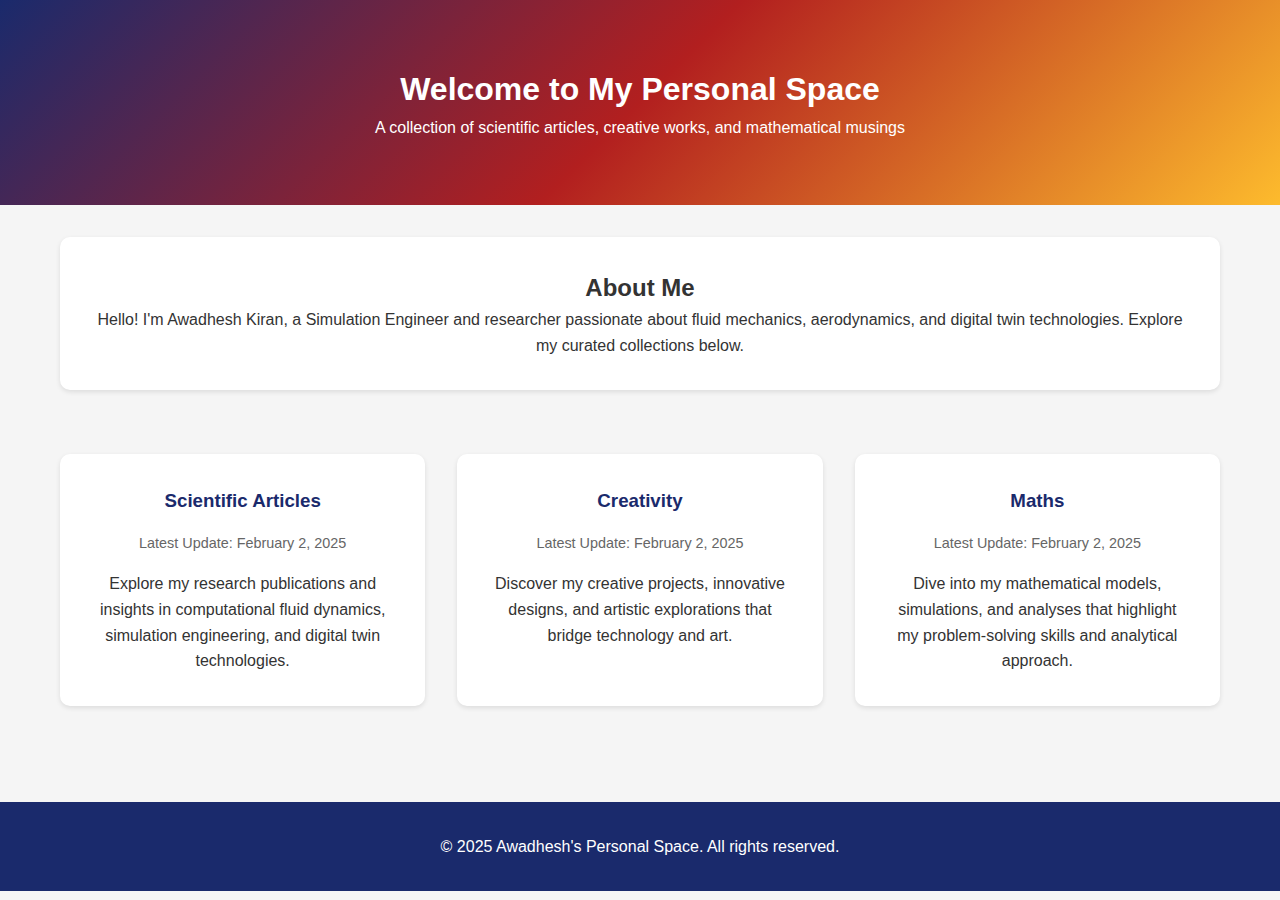
<file: index.html>
<!DOCTYPE html>
<html lang="en">
<head>
  <meta charset="UTF-8">
  <meta name="viewport" content="width=device-width, initial-scale=1.0">
  <title>Awadhesh's Personal Space</title>
  <style>
    * {
      margin: 0;
      padding: 0;
      box-sizing: border-box;
      font-family: 'Segoe UI', Tahoma, Geneva, Verdana, sans-serif;
    }
    body {
      line-height: 1.6;
      color: #333;
      background-color: #f5f5f5;
    }
    header {
      background: linear-gradient(135deg, #1a2a6c, #b21f1f, #fdbb2d);
      color: white;
      text-align: center;
      padding: 4rem 2rem;
    }
    .container {
      max-width: 1200px;
      margin: 0 auto;
      padding: 0 20px;
    }
    .intro {
      text-align: center;
      margin: 2rem 0;
      padding: 2rem;
      background: white;
      border-radius: 10px;
      box-shadow: 0 2px 5px rgba(0,0,0,0.1);
    }
    .content-grid {
      display: grid;
      grid-template-columns: repeat(auto-fit, minmax(300px, 1fr));
      gap: 2rem;
      padding: 2rem 0;
    }
    .content-block {
      background: white;
      padding: 2rem;
      border-radius: 10px;
      box-shadow: 0 2px 5px rgba(0,0,0,0.1);
      transition: transform 0.3s ease;
      text-align: center;
    }
    .content-block:hover {
      transform: translateY(-5px);
    }
    .content-block h3 {
      color: #1a2a6c;
      margin-bottom: 1rem;
    }
    .date {
      color: #666;
      font-size: 0.9rem;
      margin-bottom: 1rem;
    }
    footer {
      background: #1a2a6c;
      color: white;
      text-align: center;
      padding: 2rem;
      margin-top: 4rem;
    }
    a {
      color: #1a2a6c;
      text-decoration: none;
      font-weight: bold;
      transition: color 0.3s ease;
    }
    a:hover {
      color: #b21f1f;
    }
  </style>
</head>
<body>
  <header>
    <div class="container">
      <h1>Welcome to My Personal Space</h1>
      <p>A collection of scientific articles, creative works, and mathematical musings</p>
    </div>
  </header>

  <main class="container">
    <section class="intro">
      <h2>About Me</h2>
      <p>Hello! I'm Awadhesh Kiran, a Simulation Engineer and researcher passionate about fluid mechanics, aerodynamics, and digital twin technologies. Explore my curated collections below.</p>
    </section>

    <div class="content-grid">
      <!-- Scientific Articles Section -->
      <article class="content-block">
        <h3><a href="scientific-articles/index.html">Scientific Articles</a></h3>
        <div class="date">Latest Update: February 2, 2025</div>
        <p>Explore my research publications and insights in computational fluid dynamics, simulation engineering, and digital twin technologies.</p>
      </article>

      <!-- Creativity Section -->
      <article class="content-block">
        <h3><a href="creativity/index.html">Creativity</a></h3>
        <div class="date">Latest Update: February 2, 2025</div>
        <p>Discover my creative projects, innovative designs, and artistic explorations that bridge technology and art.</p>
      </article>

      <!-- Maths Section -->
      <article class="content-block">
        <h3><a href="maths/index.html">Maths</a></h3>
        <div class="date">Latest Update: February 2, 2025</div>
        <p>Dive into my mathematical models, simulations, and analyses that highlight my problem-solving skills and analytical approach.</p>
      </article>
    </div>
  </main>

  <footer>
    <div class="container">
      <p>&copy; 2025 Awadhesh's Personal Space. All rights reserved.</p>
    </div>
  </footer>
</body>
</html>
</file>
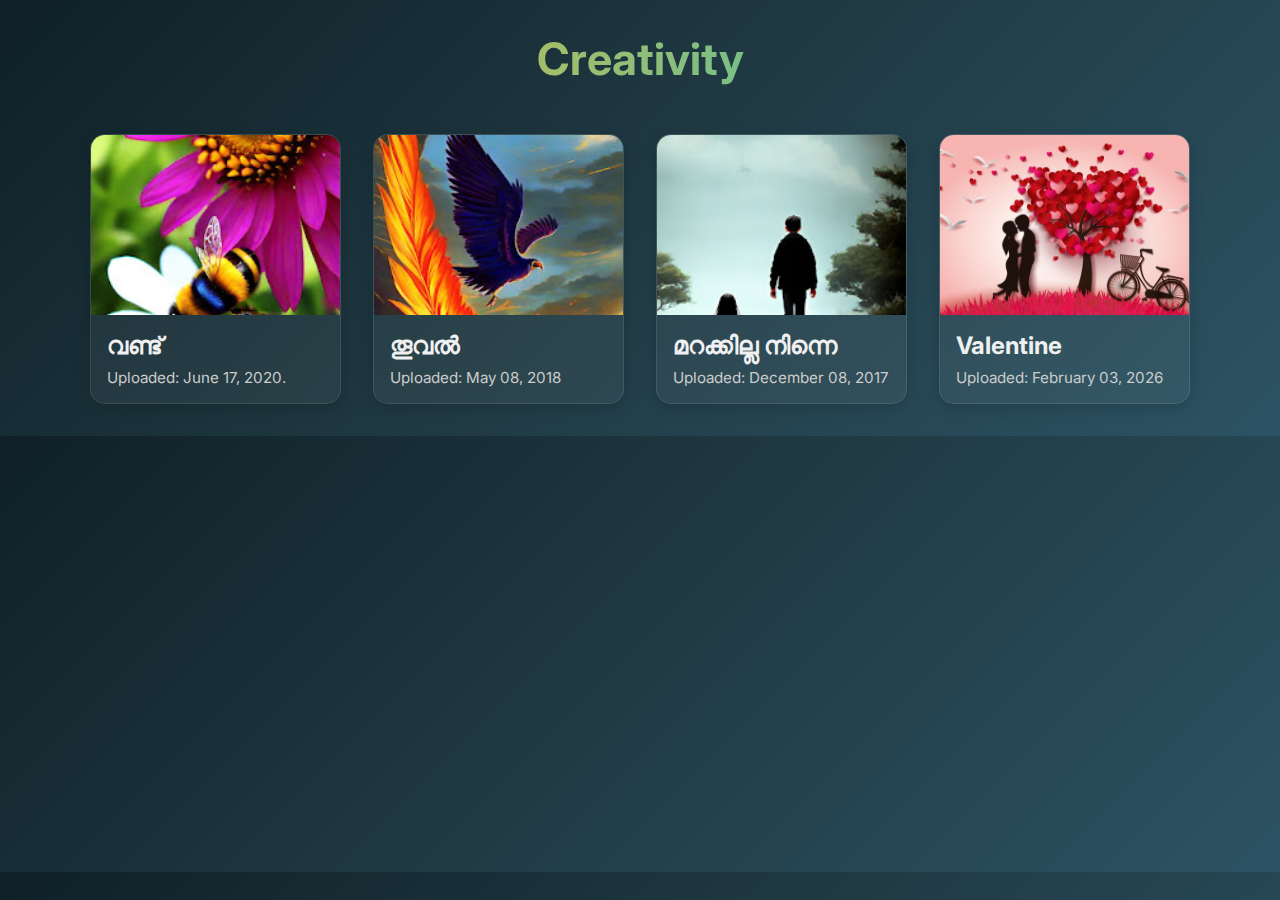
<file: creativity/index.html>
<!DOCTYPE html>
<html lang="en">
<head>
  <meta charset="UTF-8" />
  <meta name="viewport" content="width=device-width, initial-scale=1.0"/>
  <title>Creativity - Awadhesh Kiran</title>
  <link href="https://fonts.googleapis.com/css2?family=Inter:wght@400;600;700&display=swap" rel="stylesheet">
  <style>
    * {
      box-sizing: border-box;
      margin: 0;
      padding: 0;
    }

    body {
      font-family: 'Inter', sans-serif;
      background: linear-gradient(135deg, #0f2027, #203a43, #2c5364);
      color: #f0f0f0;
      padding: 2rem 1rem;
    }

    .container {
      max-width: 1100px;
      margin: auto;
    }

    h1 {
      text-align: center;
      font-size: 2.8rem;
      background: linear-gradient(90deg, #fdbb2d, #22c1c3);
      -webkit-background-clip: text;
      -webkit-text-fill-color: transparent;
      margin-bottom: 3rem;
    }

    .grid {
      display: grid;
      grid-template-columns: repeat(auto-fit, minmax(250px, 1fr));
      gap: 2rem;
    }

    .card {
      background: rgba(255, 255, 255, 0.05);
      border-radius: 15px;
      overflow: hidden;
      border: 1px solid rgba(255, 255, 255, 0.1);
      box-shadow: 0 4px 15px rgba(0, 0, 0, 0.15);
      transition: transform 0.3s ease, box-shadow 0.3s ease;
      display: flex;
      flex-direction: column;
    }

    .card:hover {
      transform: translateY(-6px);
      box-shadow: 0 10px 25px rgba(255, 255, 255, 0.2);
    }

    .card img {
      width: 100%;
      height: 180px;
      object-fit: cover;
    }

    .card-content {
      padding: 1rem;
      flex-grow: 1;
    }

    .card-content h2 a {
      font-size: 1.3rem;
      text-decoration: none;
      background: linear-gradient(90deg, #f7797d, #FBD786);
      -webkit-background-clip: text;
      -webkit-text-fill-color: transparent;
    }

    .card-content p {
      margin-top: 0.5rem;
      color: #ccc;
      font-size: 0.95rem;
    }
    
    .card-link {
      text-decoration: none;
      color: inherit;
      display: block;
      transition: transform 0.3s ease;
    }
    
    .card-link:hover .card {
      transform: translateY(-6px);
      box-shadow: 0 10px 25px rgba(255, 255, 255, 0.2);
    }

    @media (max-width: 600px) {
      h1 {
        font-size: 2rem;
      }
    }
  </style>
</head>
<body>
  <div class="container">
    <h1>Creativity</h1>

    <div class="grid">
  	<!-- Card 1 -->
  	<a href="vandu.html" class="card-link">
    	<div class="card">
      	<img src="vandu.jpg" alt="വണ്ട്">
      	<div class="card-content">
        	<h2>വണ്ട്</h2>
        	<p>Uploaded: June 17, 2020.</p>
     	 </div>
    	</div>
  	</a>

      <!-- Card 2 -->
  <a href="Thooval.html" class="card-link">
    <div class="card">
      <img src="thooval.jpg" alt="തൂവൽ">
      <div class="card-content">
        <h2>തൂവൽ</h2>
        <p>Uploaded: May 08, 2018</p>
      </div>
    </div>
  </a>

      <!-- Card 3 -->
  <a href="Marakkilla.html" class="card-link">
    <div class="card">
      <img src="marakkilla.jpg" alt="മറക്കില്ല നിന്നെ">
      <div class="card-content">
        <h2>മറക്കില്ല നിന്നെ</h2>
        <p>Uploaded: December 08, 2017</p>
      </div>
    </div>
  </a>

      <!-- Card 3 -->
  <a href="vaal.html" class="card-link">
    <div class="card">
      <img src="val.jpg" alt="Valentine">
      <div class="card-content">
        <h2>Valentine</h2>
        <p>Uploaded: February 03, 2026</p>
      </div>
    </div>
  </a>

      <!-- Add more cards as needed -->

    </div>
  </div>
</body>
</html>
</file>
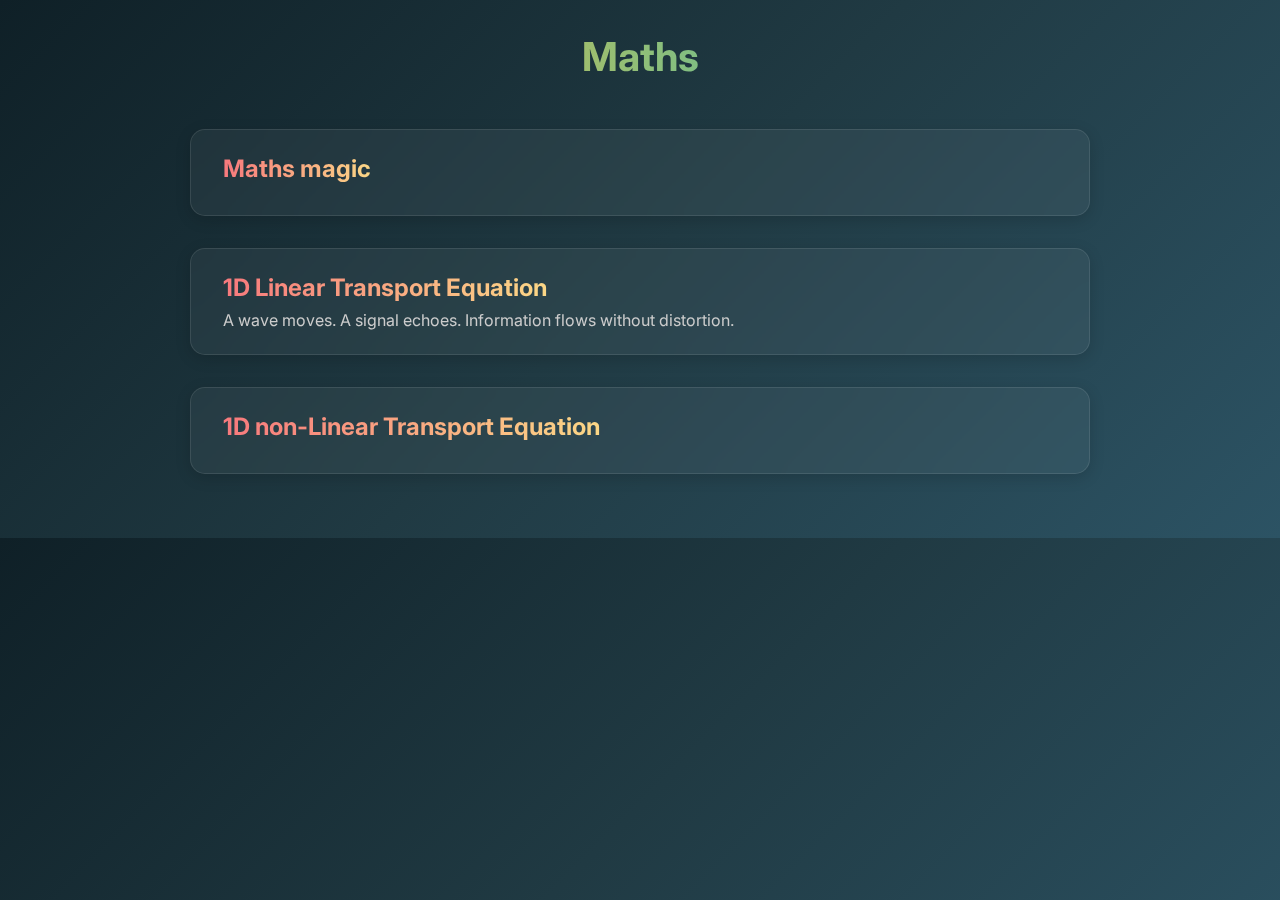
<file: maths/index.html>
<!DOCTYPE html>
<html lang="en">
<head>
  <meta charset="UTF-8" />
  <meta name="viewport" content="width=device-width, initial-scale=1.0"/>
  <title>Maths - Awadhesh Kiran</title>
  <link href="https://fonts.googleapis.com/css2?family=Inter:wght@400;600;700&display=swap" rel="stylesheet">
  <style>
    * {
      box-sizing: border-box;
      margin: 0;
      padding: 0;
    }
    body {
      font-family: 'Inter', sans-serif;
      background: linear-gradient(135deg, #0f2027, #203a43, #2c5364);
      color: #f0f0f0;
      padding: 2rem 1rem;
    }

    .container {
      max-width: 900px;
      margin: auto;
    }

    h1 {
      text-align: center;
      font-size: 2.5rem;
      background: linear-gradient(90deg, #fdbb2d, #22c1c3);
      -webkit-background-clip: text;
      -webkit-text-fill-color: transparent;
      margin-bottom: 3rem;
    }

    .article {
      background: rgba(255, 255, 255, 0.05);
      backdrop-filter: blur(10px);
      border-radius: 15px;
      padding: 1.5rem 2rem;
      margin-bottom: 2rem;
      border: 1px solid rgba(255, 255, 255, 0.1);
      box-shadow: 0 4px 15px rgba(0, 0, 0, 0.15);
      transition: transform 0.3s ease, box-shadow 0.3s ease;
    }

    .article:hover {
      transform: translateY(-5px);
      box-shadow: 0 10px 25px rgba(255, 255, 255, 0.15);
    }

    .article h2 a {
      font-size: 1.5rem;
      text-decoration: none;
      background: linear-gradient(90deg, #f7797d, #FBD786);
      -webkit-background-clip: text;
      -webkit-text-fill-color: transparent;
    }

    .article p {
      margin-top: 0.5rem;
      color: #ccc;
    }

    a:hover {
      opacity: 0.9;
    }

    @media (max-width: 600px) {
      h1 {
        font-size: 2rem;
      }
      .article {
        padding: 1.2rem;
      }
    }
  </style>
</head>
<body>
  <div class="container">
    <h1>Maths</h1>

    <div class="article">
      <h2><a href="maths-magic.html">Maths magic</a></h2>
      <p>  </p>
    </div>

    <!-- Add more articles in this structure -->
    <div class="article">
      <h2><a href="1dTransport.html">1D Linear Transport Equation</a></h2>
      <p> A wave moves. A signal echoes. Information flows without distortion. </p>
    </div>

    <div class="article">
      <h2><a href="#">1D non-Linear Transport Equation</a></h2>
      <p> </p>
    </div>

  </div>
</body>
</html>
</file>
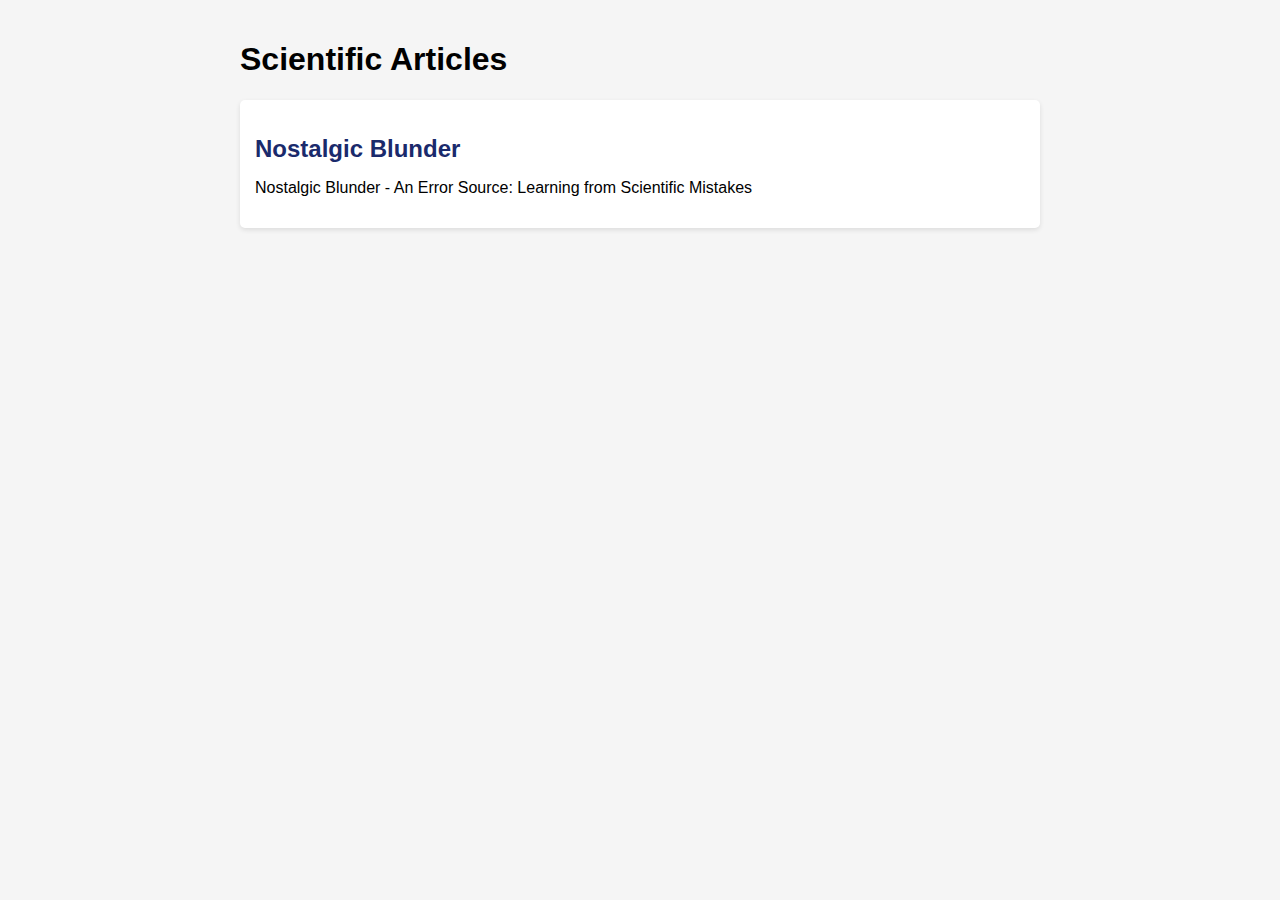
<file: scientific-articles/index.html>
<!DOCTYPE html>
<html lang="en">
<head>
  <meta charset="UTF-8">
  <meta name="viewport" content="width=device-width, initial-scale=1.0">
  <title>Scientific Articles - Awadhesh's Personal Space</title>
  <style>
    body {
      font-family: 'Segoe UI', Tahoma, Geneva, Verdana, sans-serif;
      background-color: #f5f5f5;
      margin: 0;
      padding: 20px;
    }
    .container {
      max-width: 800px;
      margin: 0 auto;
    }
    .article {
      margin-bottom: 20px;
      padding: 15px;
      background: white;
      border-radius: 5px;
      box-shadow: 0 2px 5px rgba(0,0,0,0.1);
    }
    .article h2 {
      margin-bottom: 10px;
      color: #1a2a6c;
    }
    a {
      color: #1a2a6c;
      text-decoration: none;
      transition: color 0.3s ease;
    }
    a:hover {
      color: #b21f1f;
    }
  </style>
</head>
<body>
  <div class="container">
    <h1>Scientific Articles</h1>
    <div class="article">
      <h2><a href="nostalgic-blunder.html">Nostalgic Blunder</a></h2>
      <p>Nostalgic Blunder - An Error Source: Learning from Scientific Mistakes</p>
    </div>
    <!-- Add more articles as additional article blocks -->
  </div>
</body>
</html>
</file>
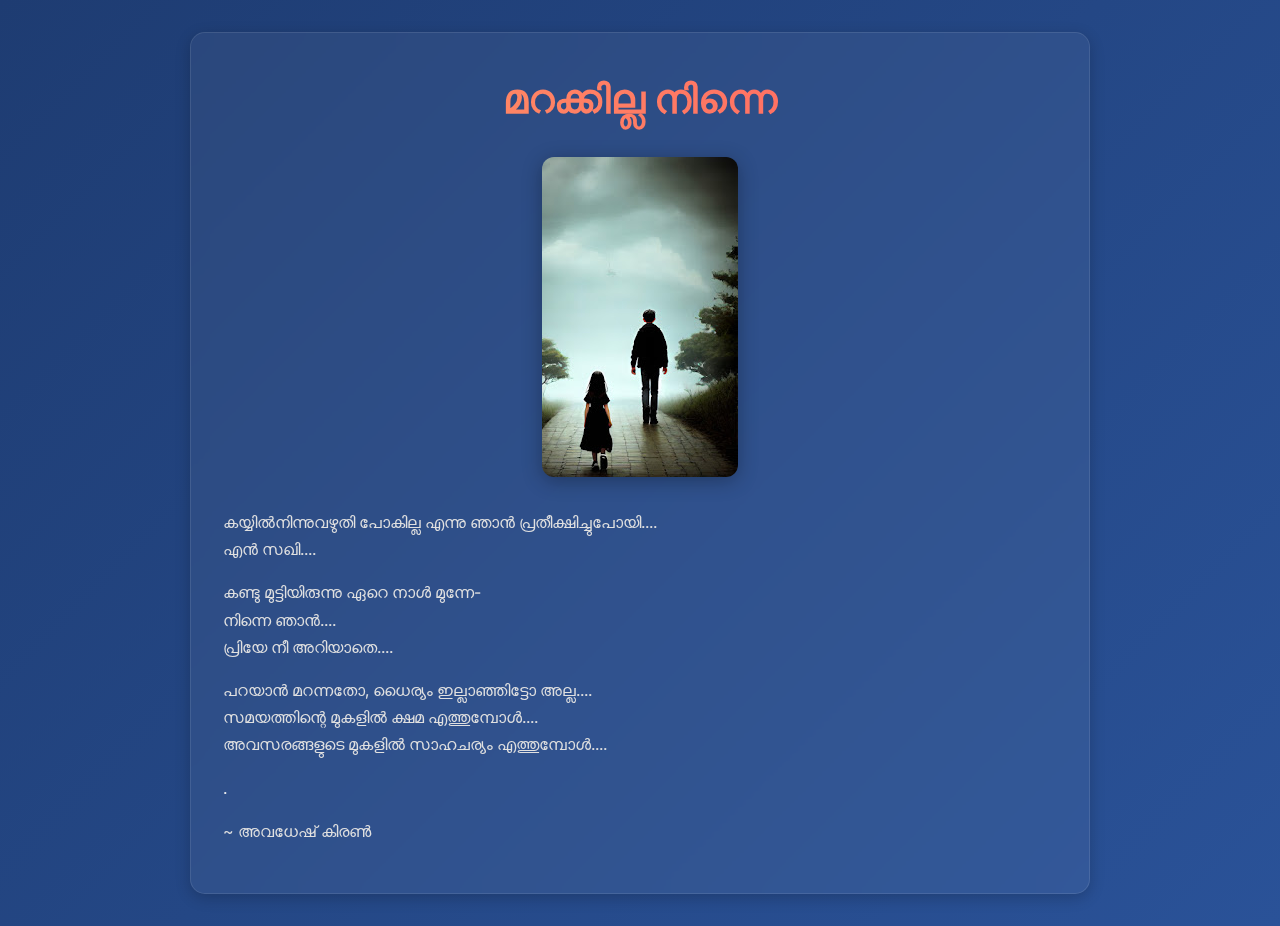
<file: creativity/Marakkilla.html>
<!DOCTYPE html>
<html lang="en">
<head>
  <meta charset="UTF-8" />
  <meta name="viewport" content="width=device-width, initial-scale=1.0"/>
  <title>Nostalgic Blunder - Awadhesh Kiran</title>
  <link href="https://fonts.googleapis.com/css2?family=Inter:wght@400;600;700&display=swap" rel="stylesheet">
  <style>
    * {
      box-sizing: border-box;
      margin: 0;
      padding: 0;
    }
    body {
      font-family: 'Inter', sans-serif;
      background: linear-gradient(135deg, #1e3c72, #2a5298);
      color: #f0f0f0;
      padding: 2rem 1rem;
      line-height: 1.7;
    }
    .container {
      max-width: 900px;
      margin: auto;
      background: rgba(255, 255, 255, 0.05);
      padding: 2rem;
      border-radius: 15px;
      backdrop-filter: blur(8px);
      border: 1px solid rgba(255, 255, 255, 0.1);
      box-shadow: 0 4px 15px rgba(0, 0, 0, 0.2);
    }
    h1 {
      font-size: 2.5rem;
      margin-bottom: 1.5rem;
      background: linear-gradient(90deg, #ff9966, #ff5e62);
      -webkit-background-clip: text;
      -webkit-text-fill-color: transparent;
      text-align: center;
    }
    h2 {
      margin-top: 2rem;
      font-size: 1.5rem;
      color: #ffcc70;
    }
    p {
      margin: 1rem 0;
      color: #e0e0e0;
    }
    ul {
      padding-left: 1.5rem;
      margin: 1rem 0;
    }
    ul li {
      margin-bottom: 0.8rem;
      color: #d3d3d3;
    }
    img {
      max-width: 100%;
      height: auto;
      display: block;
      border-radius: 12px;
      margin: 1.5rem auto 2rem auto;
      box-shadow: 0 4px 20px rgba(0,0,0,0.3);
    }
    @media (max-width: 600px) {
      h1 {
        font-size: 2rem;
      }
      h2 {
        font-size: 1.3rem;
      }
      .container {
        padding: 1.2rem;
      }
    }
  </style>
</head>
<body>
  <div class="container">
    <h1>മറക്കില്ല നിന്നെ</h1>
    <img src="marakkilla.jpg" alt="Vandu Illustration" />

<p>
കയ്യിൽനിന്നുവഴുതി പോകില്ല എന്നു ഞാൻ പ്രതീക്ഷിച്ചുപോയി.... <br>
എൻ സഖി....<br>
</p>

<p>
കണ്ടു മുട്ടിയിരുന്നു ഏറെ നാൾ മുന്നേ-<br>
നിന്നെ ഞാൻ.... <br>
പ്രിയേ നീ അറിയാതെ.... <br>
</p>

<p>
പറയാൻ മറന്നതോ, ധൈര്യം ഇല്ലാഞ്ഞിട്ടോ അല്ല....  <br>
സമയത്തിന്റെ മുകളിൽ ക്ഷമ എത്തുമ്പോൾ.... <br> 
അവസരങ്ങളുടെ മുകളിൽ സാഹചര്യം എത്തുമ്പോൾ.... <br>
</p>.

<p>~ അവധേഷ് കിരൺ</p>
</div>
</body>
</html>
</file>
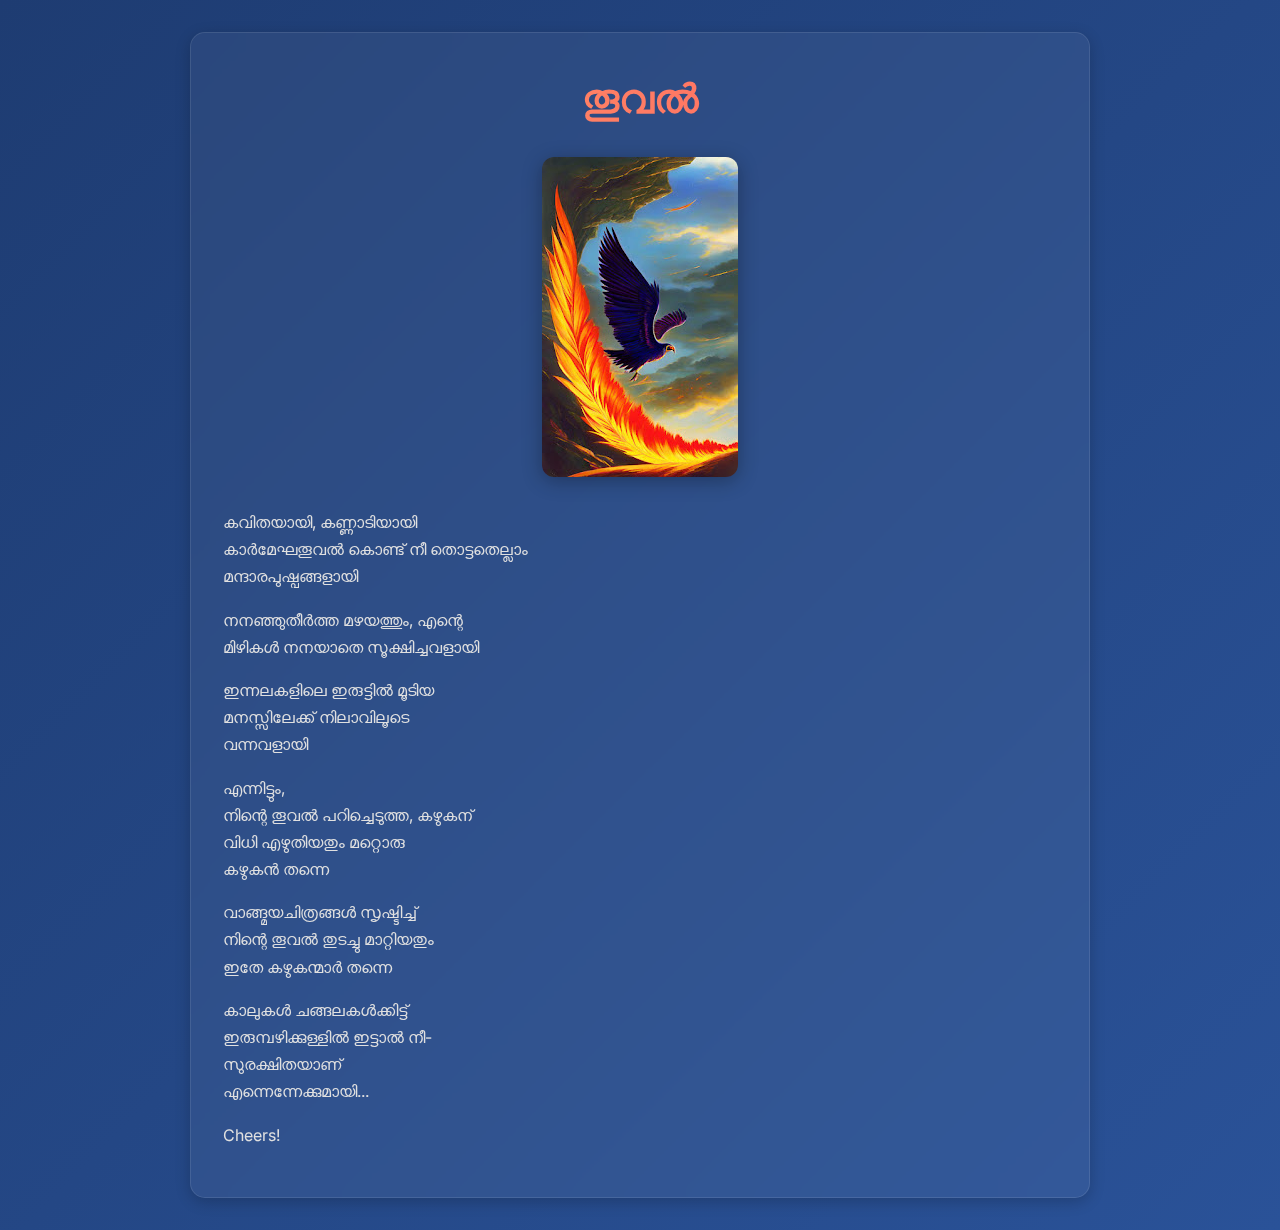
<file: creativity/Thooval.html>
<!DOCTYPE html>
<html lang="en">
<head>
  <meta charset="UTF-8" />
  <meta name="viewport" content="width=device-width, initial-scale=1.0"/>
  <title>Nostalgic Blunder - Awadhesh Kiran</title>
  <link href="https://fonts.googleapis.com/css2?family=Inter:wght@400;600;700&display=swap" rel="stylesheet">
  <style>
    * {
      box-sizing: border-box;
      margin: 0;
      padding: 0;
    }
    body {
      font-family: 'Inter', sans-serif;
      background: linear-gradient(135deg, #1e3c72, #2a5298);
      color: #f0f0f0;
      padding: 2rem 1rem;
      line-height: 1.7;
    }
    .container {
      max-width: 900px;
      margin: auto;
      background: rgba(255, 255, 255, 0.05);
      padding: 2rem;
      border-radius: 15px;
      backdrop-filter: blur(8px);
      border: 1px solid rgba(255, 255, 255, 0.1);
      box-shadow: 0 4px 15px rgba(0, 0, 0, 0.2);
    }
    h1 {
      font-size: 2.5rem;
      margin-bottom: 1.5rem;
      background: linear-gradient(90deg, #ff9966, #ff5e62);
      -webkit-background-clip: text;
      -webkit-text-fill-color: transparent;
      text-align: center;
    }
    h2 {
      margin-top: 2rem;
      font-size: 1.5rem;
      color: #ffcc70;
    }
    p {
      margin: 1rem 0;
      color: #e0e0e0;
    }
    ul {
      padding-left: 1.5rem;
      margin: 1rem 0;
    }
    ul li {
      margin-bottom: 0.8rem;
      color: #d3d3d3;
    }
    img {
      max-width: 100%;
      height: auto;
      display: block;
      border-radius: 12px;
      margin: 1.5rem auto 2rem auto;
      box-shadow: 0 4px 20px rgba(0,0,0,0.3);
    }
    @media (max-width: 600px) {
      h1 {
        font-size: 2rem;
      }
      h2 {
        font-size: 1.3rem;
      }
      .container {
        padding: 1.2rem;
      }
    }
  </style>
</head>
<body>
  <div class="container">
    <h1>തൂവൽ</h1>
    <img src="thooval.jpg" alt="Thooval Illustration" />

<p>
കവിതയായി, കണ്ണാടിയായി <br>
കാർമേഘതൂവൽ കൊണ്ട് നീ തൊട്ടതെല്ലാം<br>
മന്ദാരപുഷ്പങ്ങളായി <br>
</p>

<p>നനഞ്ഞുതീർത്ത മഴയത്തും, എന്റെ <br>
മിഴികൾ നനയാതെ സൂക്ഷിച്ചവളായി <br>
</p>

<p>
ഇന്നലകളിലെ ഇരുട്ടിൽ മൂടിയ  <br>
മനസ്സിലേക്ക് നിലാവിലൂടെ <br> 
വന്നവളായി <br>
</p>

<p>
എന്നിട്ടും,  <br>
നിന്റെ തൂവൽ പറിച്ചെടുത്ത, കഴുകന് <br> 
വിധി എഴുതിയതും മറ്റൊരു<br>
കഴുകൻ തന്നെ<br>
</p>

<p>
വാങ്ങ്മയചിത്രങ്ങൾ സൃഷ്ടിച്ച് <br>
നിന്റെ തൂവൽ തുടച്ചു മാറ്റിയതും<br> 
ഇതേ കഴുകന്മാർ തന്നെ<br>
</p>

<p>
കാലുകൾ ചങ്ങലകൾക്കിട്ട് <br>
ഇരുമ്പഴിക്കുള്ളിൽ ഇട്ടാൽ നീ- <br> 
സുരക്ഷിതയാണ് <br>
എന്നെന്നേക്കുമായി... <br>
</p>

<p>Cheers!</p>
</div>
</body>
</html>
</file>
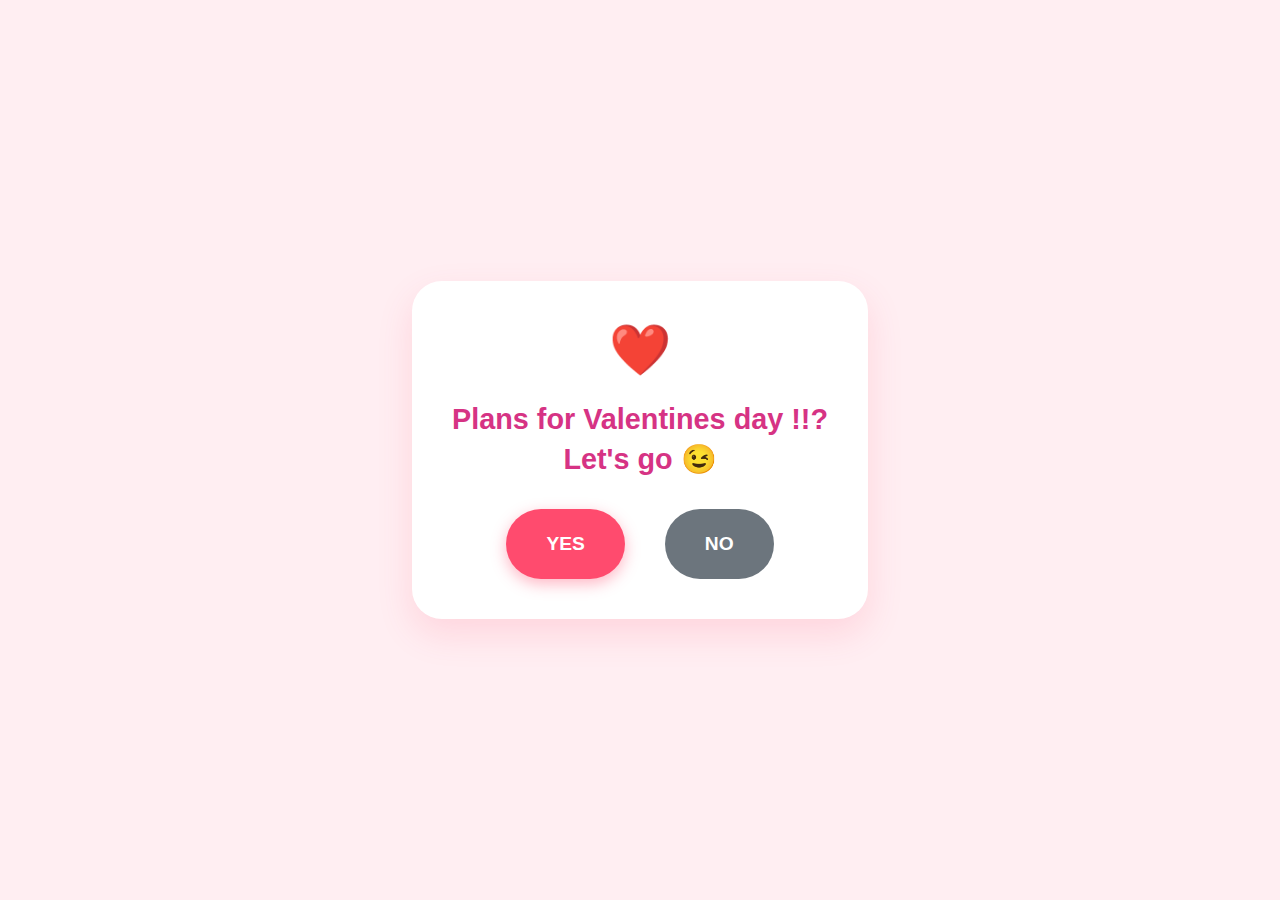
<file: creativity/val.html>
<!DOCTYPE html>
<html lang="en">
<head>
    <meta charset="UTF-8">
    <meta name="viewport" content="width=device-width, initial-scale=1.0">
    <title>A Question for You...</title>

    <style>
        body {
            margin: 0;
            height: 100vh;
            display: flex;
            justify-content: center;
            align-items: center;
            background-color: #ffeef2;
            font-family: Arial, sans-serif;
            overflow: hidden;
        }

        .card {
            background: white;
            padding: 40px;
            border-radius: 30px;
            box-shadow: 0 15px 35px rgba(255, 75, 110, 0.15);
            text-align: center;
            max-width: 500px;
            position: relative;
        }

        h1 {
            color: #d63384;
            font-size: 1.8rem;
            margin-bottom: 30px;
            line-height: 1.4;
        }

        .heart {
            font-size: 50px;
            margin-bottom: 20px;
            color: #ff4b6e;
        }

        .btn-wrap {
            display: flex;
            justify-content: center;
            gap: 40px;
            margin-top: 20px;
            height: 70px;
        }

        button {
            padding: 15px 40px;
            font-size: 1.2rem;
            font-weight: bold;
            border: none;
            border-radius: 50px;
            cursor: pointer;
            transition: transform 0.25s ease;
        }

        #yesBtn {
            background-color: #ff4b6e;
            color: white;
            box-shadow: 0 5px 15px rgba(255, 75, 110, 0.4);
        }

        #yesBtn:hover {
            transform: scale(1.1);
            background-color: #e63958;
        }

        #noBtn {
            background-color: #6c757d;
            color: white;
            position: relative;
        }

        #noBtn:hover {
            cursor: not-allowed;
        }

        .hidden {
            display: none;
        }
    </style>
</head>

<body>

    <div class="card" id="mainCard">
        <div class="heart">❤️</div>

        <h1>
            Plans for Valentines day !!? <br>
            Let's go 😉
        </h1>

        <div class="btn-wrap">
            <button id="yesBtn" onclick="celebrate()">YES</button>
            <button id="noBtn" onmouseover="escapeBtn()">NO</button>
        </div>
    </div>

    <div class="card hidden" id="successCard">
    <div class="heart">🔥</div>
    <h1>I knew it !! 😌</h1>

   <form action="https://formspree.io/f/xlgwrljv" method="POST">
    <p style="font-size: 1.1rem; color: #555;">
        What are we planning?  
        (it's end-to-end encripted 🤫)
    </p>

    <textarea name="message" required
        placeholder="Type here..."
        style="
            width: 100%;
            height: 100px;
            border-radius: 15px;
            padding: 15px;
            font-size: 1rem;
            border: 1px solid #ddd;
            margin-top: 15px;
            resize: none;
        ">
    </textarea>

    <input type="hidden" name="subject" value="💌 Valentine Response">

    <button type="Next"
        style="
            margin-top: 20px;
            padding: 12px 30px;
            border-radius: 30px;
            border: none;
            background-color: #ff4b6e;
            color: white;
            font-size: 1rem;
            cursor: pointer;
        ">
        Next ❤️
    </button>
</form>

    <script>
    function escapeBtn() {
        const noBtn = document.getElementById("noBtn");
        const moveX = (Math.random() * 140) - 70;
        const moveY = (Math.random() * 100) - 50;
        noBtn.style.transform = `translate(${moveX}px, ${moveY}px)`;
    }

    function celebrate() {
        document.getElementById("mainCard").classList.add("hidden");
        document.getElementById("successCard").classList.remove("hidden");
    }

    function savePlan() {
        const text = document.getElementById("planInput").value.trim();
        if (text === "") return;

        localStorage.setItem("valentineSecretPlan", text);

        document.getElementById("planInput").style.display = "none";
        document.getElementById("savedMsg").style.display = "block";
    }
    </script>

</body>
</html>
</file>
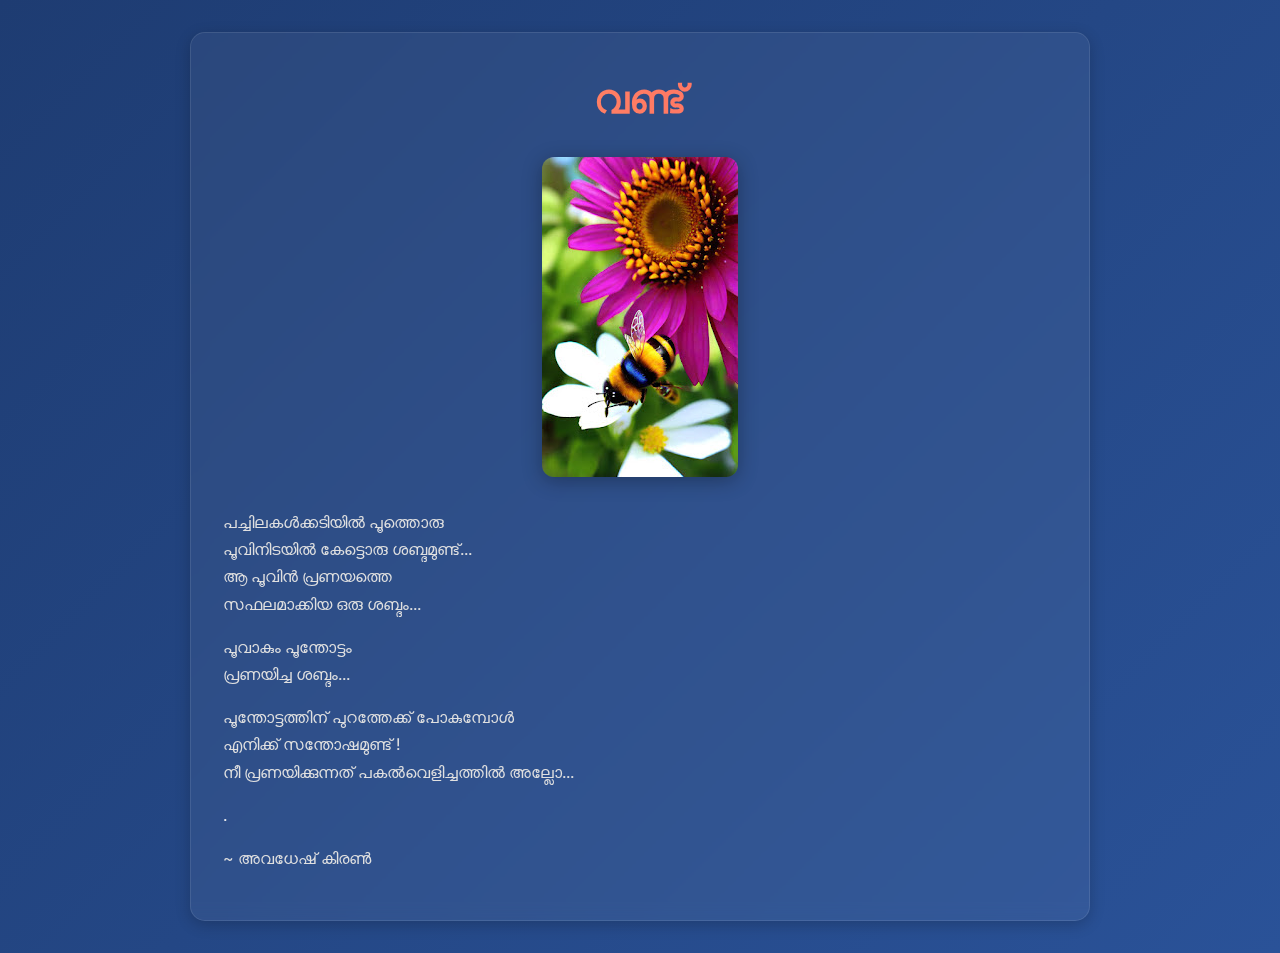
<file: creativity/vandu.html>
<!DOCTYPE html>
<html lang="en">
<head>
  <meta charset="UTF-8" />
  <meta name="viewport" content="width=device-width, initial-scale=1.0"/>
  <title>Nostalgic Blunder - Awadhesh Kiran</title>
  <link href="https://fonts.googleapis.com/css2?family=Inter:wght@400;600;700&display=swap" rel="stylesheet">
  <style>
    * {
      box-sizing: border-box;
      margin: 0;
      padding: 0;
    }
    body {
      font-family: 'Inter', sans-serif;
      background: linear-gradient(135deg, #1e3c72, #2a5298);
      color: #f0f0f0;
      padding: 2rem 1rem;
      line-height: 1.7;
    }
    .container {
      max-width: 900px;
      margin: auto;
      background: rgba(255, 255, 255, 0.05);
      padding: 2rem;
      border-radius: 15px;
      backdrop-filter: blur(8px);
      border: 1px solid rgba(255, 255, 255, 0.1);
      box-shadow: 0 4px 15px rgba(0, 0, 0, 0.2);
    }
    h1 {
      font-size: 2.5rem;
      margin-bottom: 1.5rem;
      background: linear-gradient(90deg, #ff9966, #ff5e62);
      -webkit-background-clip: text;
      -webkit-text-fill-color: transparent;
      text-align: center;
    }
    h2 {
      margin-top: 2rem;
      font-size: 1.5rem;
      color: #ffcc70;
    }
    p {
      margin: 1rem 0;
      color: #e0e0e0;
    }
    ul {
      padding-left: 1.5rem;
      margin: 1rem 0;
    }
    ul li {
      margin-bottom: 0.8rem;
      color: #d3d3d3;
    }
    img {
      max-width: 100%;
      height: auto;
      display: block;
      border-radius: 12px;
      margin: 1.5rem auto 2rem auto;
      box-shadow: 0 4px 20px rgba(0,0,0,0.3);
    }
    @media (max-width: 600px) {
      h1 {
        font-size: 2rem;
      }
      h2 {
        font-size: 1.3rem;
      }
      .container {
        padding: 1.2rem;
      }
    }
  </style>
</head>
<body>
  <div class="container">
    <h1>വണ്ട്</h1>
    <img src="vandu.jpg" alt="Vandu Illustration" />

<p>
പച്ചിലകൾക്കടിയിൽ പൂത്തൊരു <br>
പൂവിനിടയിൽ കേട്ടൊരു ശബ്ദമുണ്ട്...<br>
ആ പൂവിൻ പ്രണയത്തെ<br>
സഫലമാക്കിയ ഒരു ശബ്ദം...<br>
</p>

<p>പൂവാകും പൂന്തോട്ടം <br>
പ്രണയിച്ച ശബ്ദം...
</p>

<p>
പൂന്തോട്ടത്തിന് പുറത്തേക്ക് പോകുമ്പോൾ  <br>
എനിക്ക് സന്തോഷമുണ്ട് ! <br> 
നീ പ്രണയിക്കുന്നത് പകൽവെളിച്ചത്തിൽ അല്ലോ... <br>
</p>.

<p>~ അവധേഷ് കിരൺ</p>
</div>
</body>
</html>
</file>
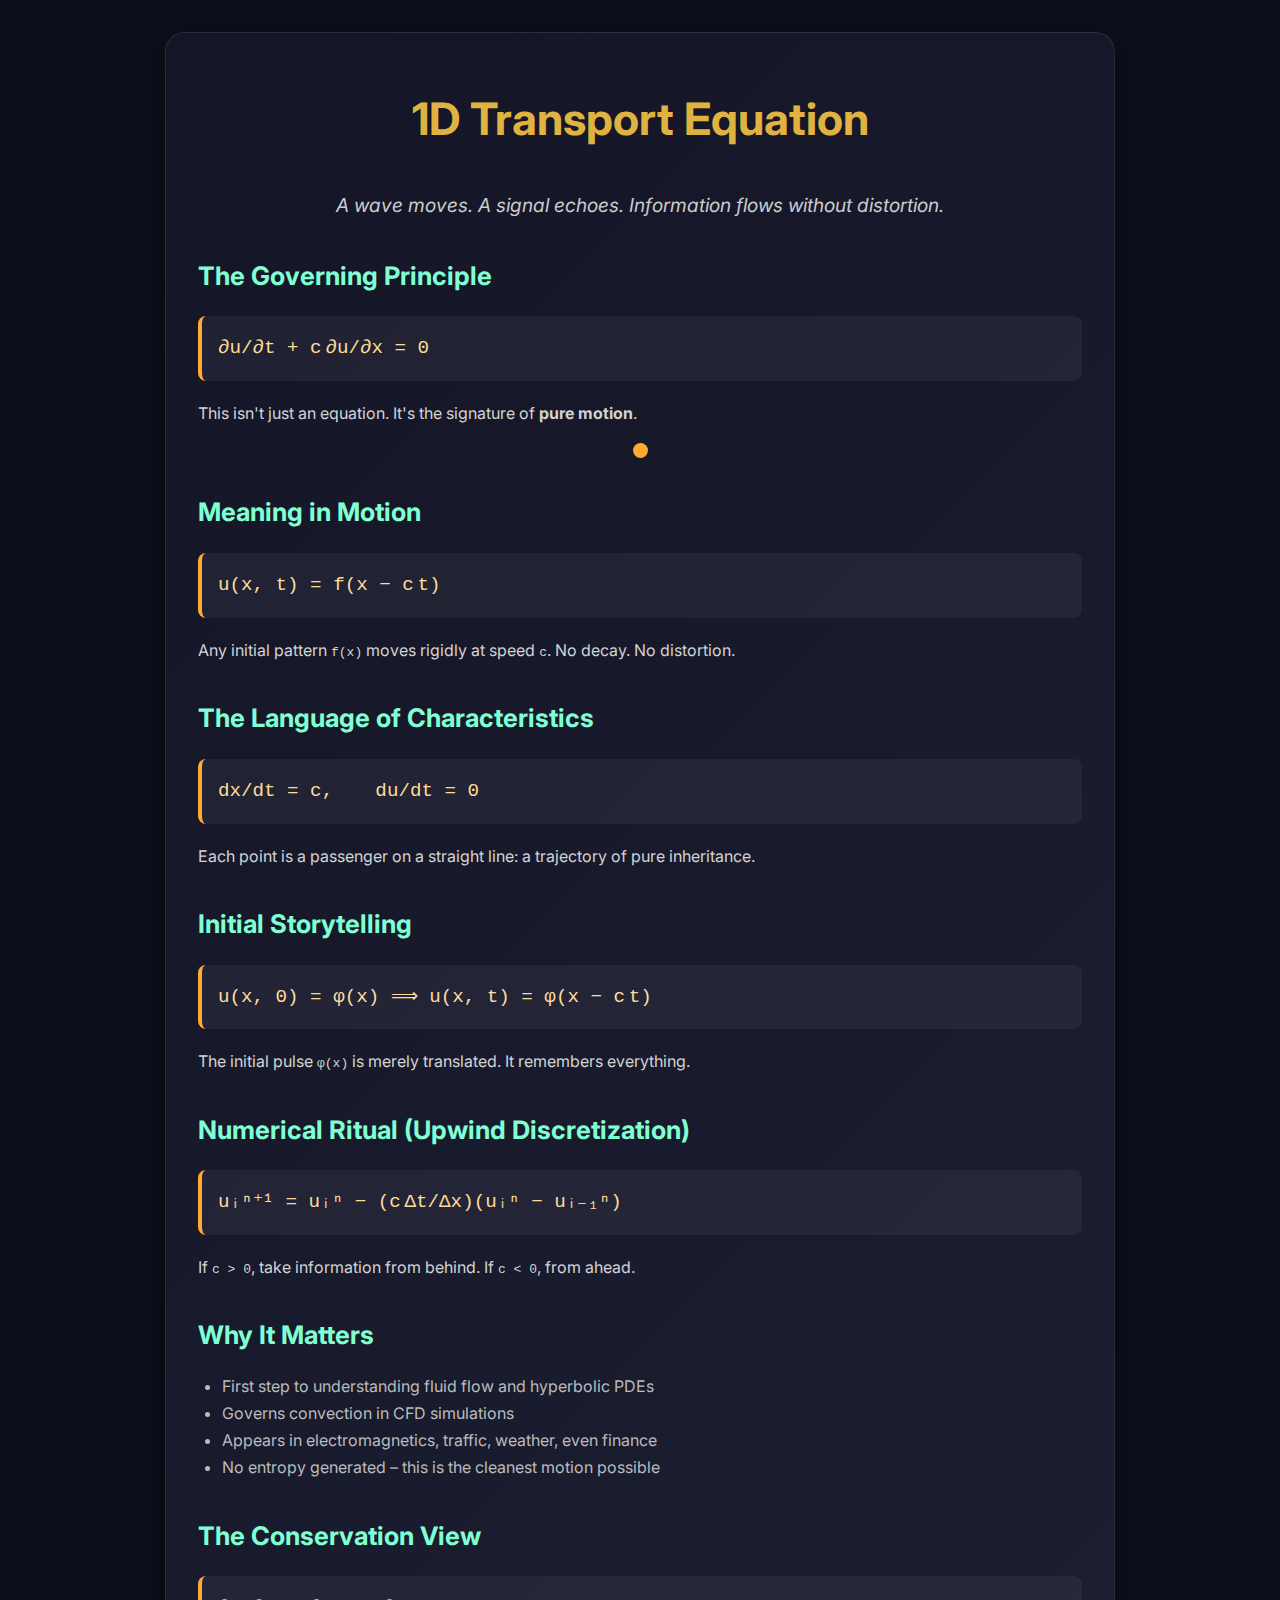
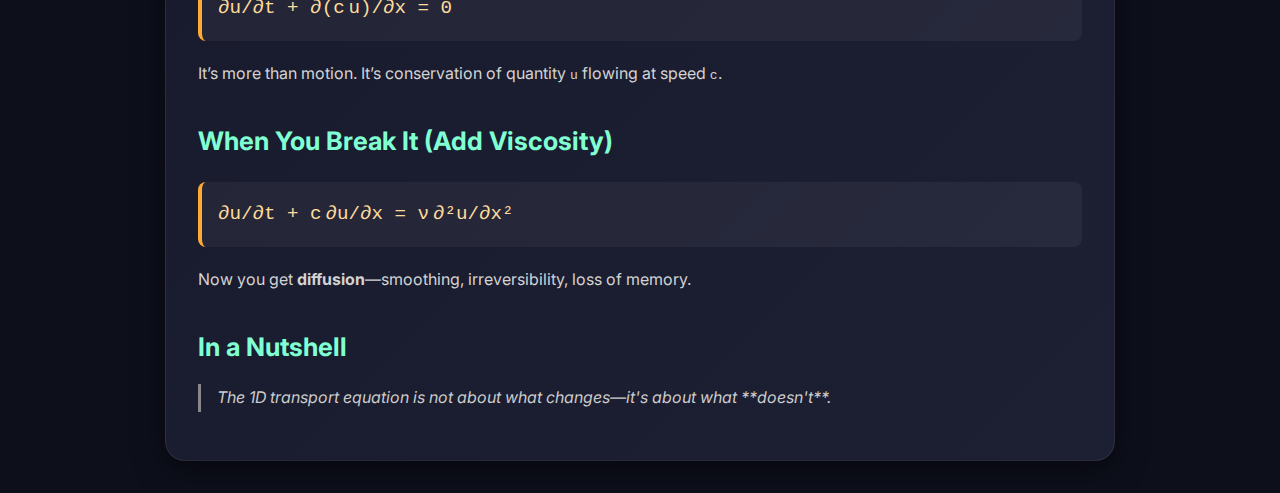
<file: maths/1dTransport.html>
<!DOCTYPE html>
<html lang="en">
<head>
  <meta charset="UTF-8" />
  <meta name="viewport" content="width=device-width, initial-scale=1.0"/>
  <title>1D Transport Equation | The Elegance of Motion</title>
  <link href="https://fonts.googleapis.com/css2?family=Inter:wght@400;600;700&display=swap" rel="stylesheet">
  <style>
    * { box-sizing: border-box; margin: 0; padding: 0; }
    body {
      font-family: 'Inter', sans-serif;
      background: #0d0f1b;
      color: #f2f2f2;
      padding: 2rem 1rem;
      line-height: 1.7;
    }
    .container {
      max-width: 950px;
      margin: auto;
      background: linear-gradient(135deg, #141627, #1d1f33);
      padding: 3rem 2rem;
      border-radius: 20px;
      border: 1px solid rgba(255,255,255,0.08);
      box-shadow: 0 8px 30px rgba(0,0,0,0.5);
    }
    h1 {
      font-size: 2.8rem;
      text-align: center;
      margin-bottom: 2rem;
      color: #e0b341;
    }
    .poetic {
      font-style: italic;
      font-size: 1.2rem;
      text-align: center;
      color: #cccccc;
      margin-bottom: 2rem;
    }
    .equation {
      margin: 1.2rem 0;
      padding: 1rem;
      background: rgba(255,255,255,0.05);
      border-left: 4px solid #ffaa33;
      border-radius: 8px;
      font-family: 'Courier New', monospace;
      font-size: 1.2rem;
      color: #ffdb99;
    }
    h2 {
      color: #80ffd3;
      font-size: 1.6rem;
      margin-top: 2rem;
    }
    p {
      margin-top: 1rem;
      color: #d3d3d3;
    }
    ul {
      margin-left: 1.5rem;
      margin-top: 1rem;
      color: #bbb;
    }
    .pulse {
      width: 15px;
      height: 15px;
      background: #ffaa33;
      border-radius: 50%;
      animation: pulse 1.5s infinite ease-in-out;
      margin: 1rem auto;
    }
    @keyframes pulse {
      0% { transform: scale(1); opacity: 1; }
      50% { transform: scale(1.6); opacity: 0.5; }
      100% { transform: scale(1); opacity: 1; }
    }
    .code {
      background: #0c0f18;
      padding: 0.5rem 1rem;
      font-family: monospace;
      border-radius: 5px;
      color: #88f8ff;
      margin-top: 1rem;
      display: block;
    }
    .quote {
      color: #ccc;
      font-style: italic;
      margin-top: 1rem;
      padding-left: 1rem;
      border-left: 3px solid #888;
    }
  </style>
</head>
<body>
  <div class="container">
    <h1>1D Transport Equation</h1>
    <div class="poetic">
      A wave moves. A signal echoes. Information flows without distortion.  
    </div>
    
    <h2>The Governing Principle</h2>
    <div class="equation">
      ∂u/∂t + c ∂u/∂x = 0
    </div>
    <p>This isn't just an equation. It's the signature of <b>pure motion</b>.</p>
    
    <div class="pulse"></div>
    
    <h2>Meaning in Motion</h2>
    <div class="equation">
      u(x, t) = f(x − c t)
    </div>
    <p>Any initial pattern <code>f(x)</code> moves rigidly at speed <code>c</code>. No decay. No distortion.</p>

    <h2>The Language of Characteristics</h2>
    <div class="equation">
      dx/dt = c,   du/dt = 0
    </div>
    <p>Each point is a passenger on a straight line: a trajectory of pure inheritance.</p>

    <h2>Initial Storytelling</h2>
    <div class="equation">
      u(x, 0) = φ(x) ⟹ u(x, t) = φ(x − c t)
    </div>
    <p>The initial pulse <code>φ(x)</code> is merely translated. It remembers everything.</p>

    <h2>Numerical Ritual (Upwind Discretization)</h2>
    <div class="equation">
      uᵢⁿ⁺¹ = uᵢⁿ − (c Δt/Δx)(uᵢⁿ − uᵢ₋₁ⁿ)
    </div>
    <p>If <code>c > 0</code>, take information from behind. If <code>c &lt; 0</code>, from ahead.</p>

    <h2>Why It Matters</h2>
    <ul>
      <li>First step to understanding fluid flow and hyperbolic PDEs</li>
      <li>Governs convection in CFD simulations</li>
      <li>Appears in electromagnetics, traffic, weather, even finance</li>
      <li>No entropy generated – this is the cleanest motion possible</li>
    </ul>

    <h2>The Conservation View</h2>
    <div class="equation">
      ∂u/∂t + ∂(c u)/∂x = 0
    </div>
    <p>It’s more than motion. It’s conservation of quantity <code>u</code> flowing at speed <code>c</code>.</p>

    <h2>When You Break It (Add Viscosity)</h2>
    <div class="equation">
      ∂u/∂t + c ∂u/∂x = ν ∂²u/∂x²
    </div>
    <p>Now you get <b>diffusion</b>—smoothing, irreversibility, loss of memory.</p>

    <h2>In a Nutshell</h2>
    <div class="quote">
      The 1D transport equation is not about what changes—it's about what **doesn't**.
    </div>
  </div>
</body>
</html>
</file>
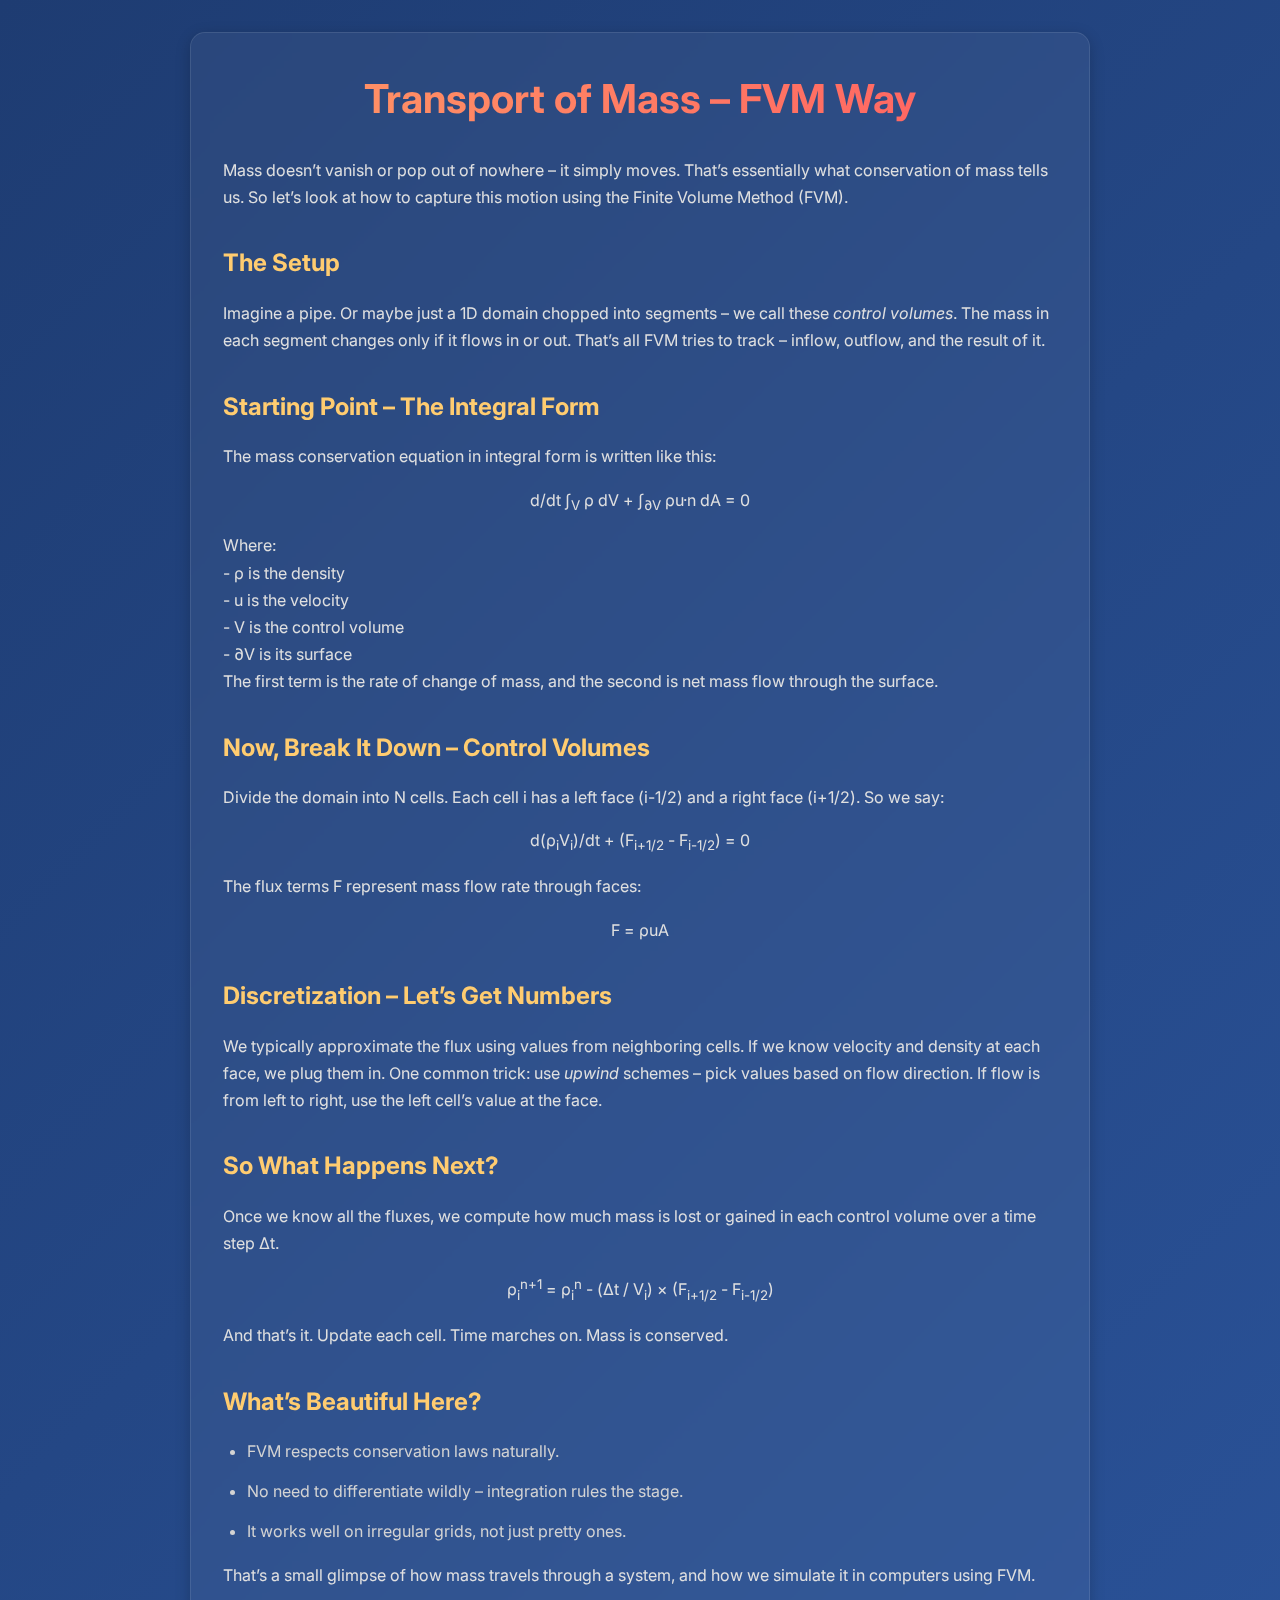
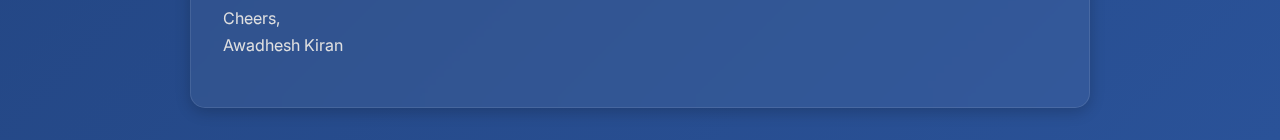
<file: maths/massTransport.html>
<!DOCTYPE html>
<html lang="en">
<head>
  <meta charset="UTF-8" />
  <meta name="viewport" content="width=device-width, initial-scale=1.0"/>
  <title>Mass Transport (FVM) - Awadhesh Kiran</title>
  <link href="https://fonts.googleapis.com/css2?family=Inter:wght@400;600;700&display=swap" rel="stylesheet">
  <style>
    * {
      box-sizing: border-box;
      margin: 0;
      padding: 0;
    }
    body {
      font-family: 'Inter', sans-serif;
      background: linear-gradient(135deg, #1e3c72, #2a5298);
      color: #f0f0f0;
      padding: 2rem 1rem;
      line-height: 1.7;
    }
    .container {
      max-width: 900px;
      margin: auto;
      background: rgba(255, 255, 255, 0.05);
      padding: 2rem;
      border-radius: 15px;
      backdrop-filter: blur(8px);
      border: 1px solid rgba(255, 255, 255, 0.1);
      box-shadow: 0 4px 15px rgba(0, 0, 0, 0.2);
    }
    h1 {
      font-size: 2.5rem;
      margin-bottom: 1.5rem;
      background: linear-gradient(90deg, #ff9966, #ff5e62);
      -webkit-background-clip: text;
      -webkit-text-fill-color: transparent;
      text-align: center;
    }
    h2 {
      margin-top: 2rem;
      font-size: 1.5rem;
      color: #ffcc70;
    }
    p {
      margin: 1rem 0;
      color: #e0e0e0;
    }
    ul {
      padding-left: 1.5rem;
      margin: 1rem 0;
    }
    ul li {
      margin-bottom: 0.8rem;
      color: #d3d3d3;
    }
    img {
      max-width: 100%;
      height: auto;
      display: block;
      border-radius: 12px;
      margin: 1.5rem auto 2rem auto;
      box-shadow: 0 4px 20px rgba(0,0,0,0.3);
    }
    @media (max-width: 600px) {
      h1 {
        font-size: 2rem;
      }
      h2 {
        font-size: 1.3rem;
      }
      .container {
        padding: 1.2rem;
      }
    }
  </style>
</head>
<body>
  <div class="container">
    <h1>Transport of Mass – FVM Way</h1>

    <p>
      Mass doesn’t vanish or pop out of nowhere – it simply moves. That’s essentially what conservation of mass tells us. So let’s look at how to capture this motion using the Finite Volume Method (FVM).
    </p>

    <h2>The Setup</h2>
    <p>
      Imagine a pipe. Or maybe just a 1D domain chopped into segments – we call these <em>control volumes</em>. The mass in each segment changes only if it flows in or out. That’s all FVM tries to track – inflow, outflow, and the result of it.
    </p>

    <h2>Starting Point – The Integral Form</h2>
    <p>
      The mass conservation equation in integral form is written like this:
    </p>

    <p style="text-align:center;">
      d/dt ∫<sub>V</sub> ρ dV + ∫<sub>∂V</sub> ρu·n dA = 0
    </p>

    <p>
      Where:<br>
      - ρ is the density<br>
      - u is the velocity<br>
      - V is the control volume<br>
      - ∂V is its surface<br>
      The first term is the rate of change of mass, and the second is net mass flow through the surface.
    </p>

    <h2>Now, Break It Down – Control Volumes</h2>
    <p>
      Divide the domain into N cells. Each cell i has a left face (i-1/2) and a right face (i+1/2). So we say:
    </p>

    <p style="text-align:center;">
      d(ρ<sub>i</sub>V<sub>i</sub>)/dt + (F<sub>i+1/2</sub> - F<sub>i-1/2</sub>) = 0
    </p>

    <p>
      The flux terms F represent mass flow rate through faces:
    </p>

    <p style="text-align:center;">
      F = ρuA
    </p>

    <h2>Discretization – Let’s Get Numbers</h2>
    <p>
      We typically approximate the flux using values from neighboring cells. If we know velocity and density at each face, we plug them in.
      One common trick: use <em>upwind</em> schemes – pick values based on flow direction. If flow is from left to right, use the left cell’s value at the face.
    </p>

    <h2>So What Happens Next?</h2>
    <p>
      Once we know all the fluxes, we compute how much mass is lost or gained in each control volume over a time step Δt.
    </p>

    <p style="text-align:center;">
      ρ<sub>i</sub><sup>n+1</sup> = ρ<sub>i</sub><sup>n</sup> - (Δt / V<sub>i</sub>) × (F<sub>i+1/2</sub> - F<sub>i-1/2</sub>)
    </p>

    <p>
      And that’s it. Update each cell. Time marches on. Mass is conserved.
    </p>

    <h2>What’s Beautiful Here?</h2>
    <ul>
      <li>FVM respects conservation laws naturally.</li>
      <li>No need to differentiate wildly – integration rules the stage.</li>
      <li>It works well on irregular grids, not just pretty ones.</li>
    </ul>

    <p>
      That’s a small glimpse of how mass travels through a system, and how we simulate it in computers using FVM.
    </p>

    <p>
      Cheers,<br>
      Awadhesh Kiran
    </p>

  </div>
</body>
</html>
</file>
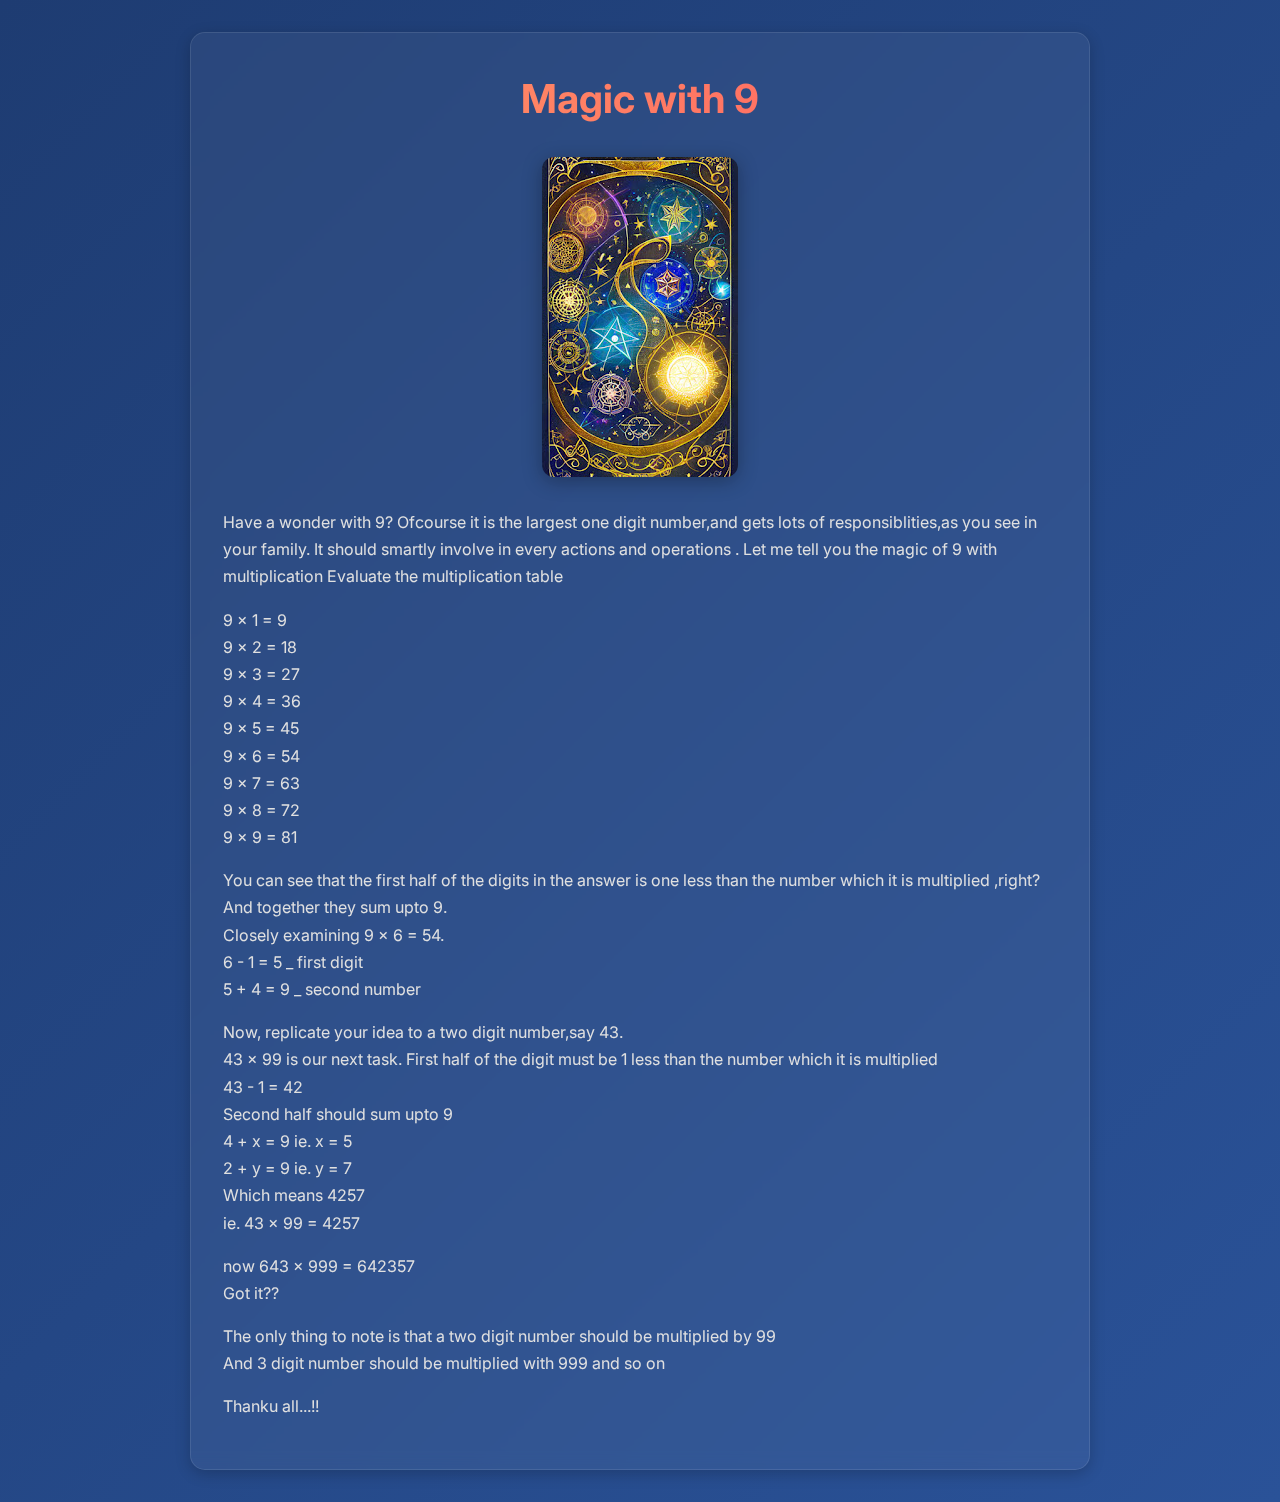
<file: maths/maths-magic.html>
<!DOCTYPE html>
<html lang="en">
<head>
  <meta charset="UTF-8" />
  <meta name="viewport" content="width=device-width, initial-scale=1.0"/>
  <title>Nostalgic Blunder - Awadhesh Kiran</title>
  <link href="https://fonts.googleapis.com/css2?family=Inter:wght@400;600;700&display=swap" rel="stylesheet">
  <style>
    * {
      box-sizing: border-box;
      margin: 0;
      padding: 0;
    }
    body {
      font-family: 'Inter', sans-serif;
      background: linear-gradient(135deg, #1e3c72, #2a5298);
      color: #f0f0f0;
      padding: 2rem 1rem;
      line-height: 1.7;
    }
    .container {
      max-width: 900px;
      margin: auto;
      background: rgba(255, 255, 255, 0.05);
      padding: 2rem;
      border-radius: 15px;
      backdrop-filter: blur(8px);
      border: 1px solid rgba(255, 255, 255, 0.1);
      box-shadow: 0 4px 15px rgba(0, 0, 0, 0.2);
    }
    h1 {
      font-size: 2.5rem;
      margin-bottom: 1.5rem;
      background: linear-gradient(90deg, #ff9966, #ff5e62);
      -webkit-background-clip: text;
      -webkit-text-fill-color: transparent;
      text-align: center;
    }
    h2 {
      margin-top: 2rem;
      font-size: 1.5rem;
      color: #ffcc70;
    }
    p {
      margin: 1rem 0;
      color: #e0e0e0;
    }
    ul {
      padding-left: 1.5rem;
      margin: 1rem 0;
    }
    ul li {
      margin-bottom: 0.8rem;
      color: #d3d3d3;
    }
    img {
      max-width: 100%;
      height: auto;
      display: block;
      border-radius: 12px;
      margin: 1.5rem auto 2rem auto;
      box-shadow: 0 4px 20px rgba(0,0,0,0.3);
    }
    @media (max-width: 600px) {
      h1 {
        font-size: 2rem;
      }
      h2 {
        font-size: 1.3rem;
      }
      .container {
        padding: 1.2rem;
      }
    }
  </style>
</head>
<body>
  <div class="container">
    <h1>Magic with 9</h1>
    <img src="mathsMagic.jpg" alt="Maths Magic Illustration" />

    <p>Have a wonder with 9? Ofcourse it is the largest one digit number,and gets lots of responsiblities,as you see in your family. It should smartly involve in every actions and operations .
Let me tell you the magic of 9 with multiplication
Evaluate the multiplication table</p>

<p>
9 x 1 = 9 <br>
9 x 2 = 18 <br>
9 x 3 = 27 <br>
9 x 4 = 36 <br>
9 x 5 = 45 <br>
9 x 6 = 54 <br>
9 x 7 = 63 <br>
9 x 8 = 72 <br>
9 x 9 = 81 <br>
</p>
    
   <p> You can see that the first half of the digits in the answer is one less than the number which it is multiplied ,right? And together they sum upto 9. <br>
   	Closely examining 9 x 6 = 54. <br>   	
   	6 - 1 = 5  _ first digit <br>
	5 + 4 = 9 _ second number <br>
   </p>

   <p> Now, replicate your idea to a two digit number,say 43. <br>
   	43 x 99 is our next task. First half of the digit must be 1 less than the number which it is multiplied <br>
	43 - 1 = 42 <br>
	Second half should sum upto 9 <br>
	4 + x = 9  ie.  x = 5 <br>
	2 + y = 9  ie.  y = 7 <br>
	Which means 4257 <br>
	ie. 43 x 99 = 4257 <br>	
   </p>
    
   <p>
    	now 643 x 999 = 642357 <br>
	Got it?? <br>
   </p>
    
   <p>
    	The only thing to note is that a two digit number should be multiplied by 99 <br>
    	And 3 digit number should be multiplied with 999 and so on <br>
   </p>
   
   <p>
   	Thanku all...!!
   </p>
   
  </div>
</body>
</html>
</file>
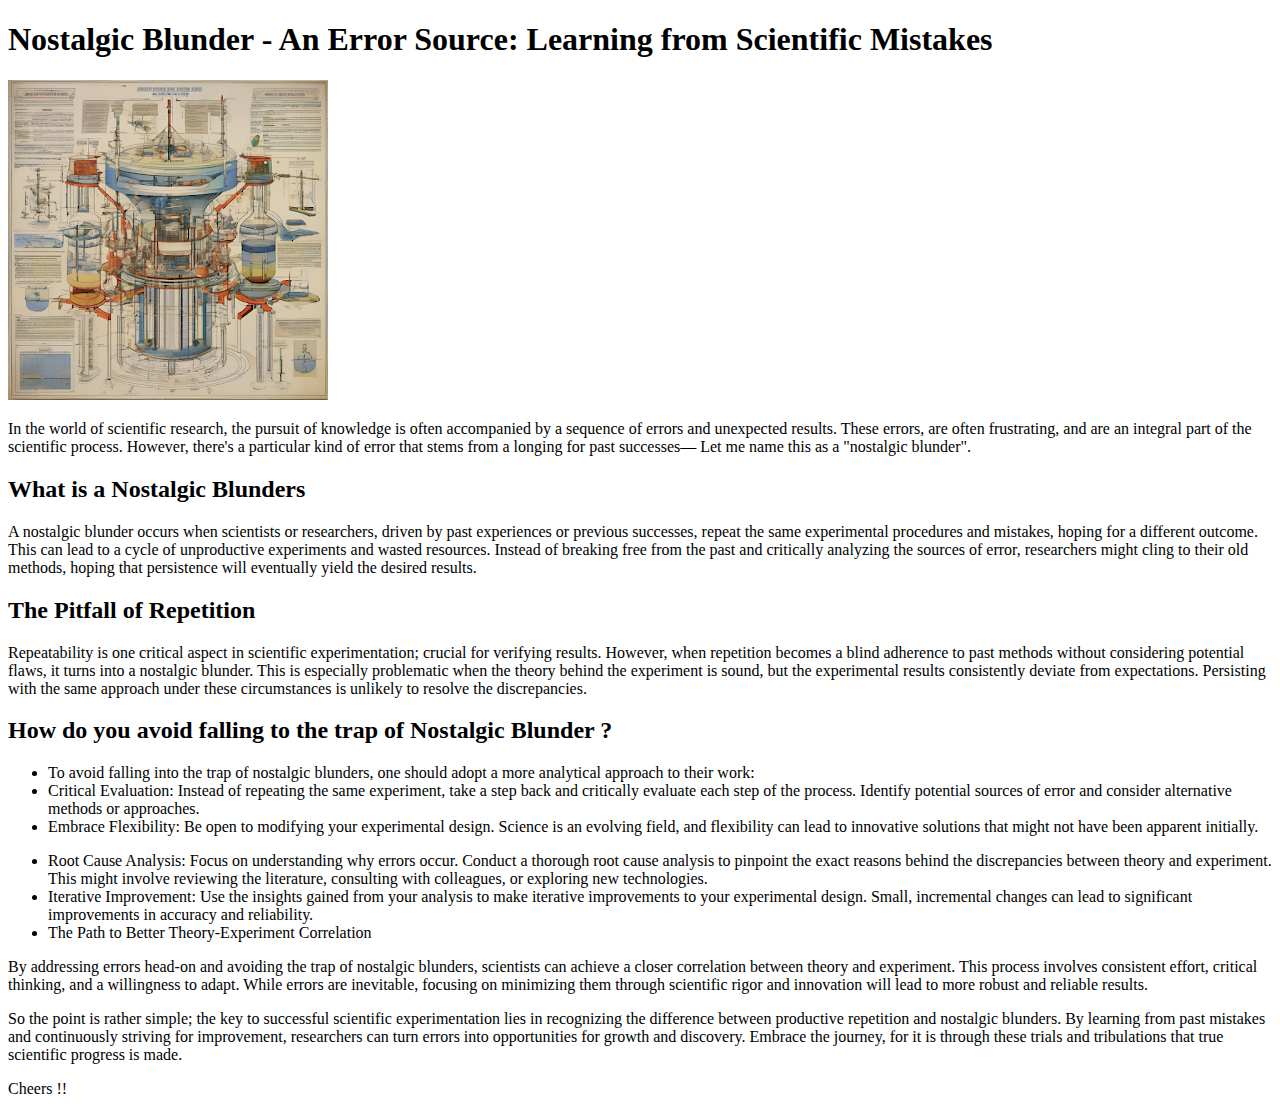
<file: scientific-articles/nostalgic-blunder.html>
<!DOCTYPE html>
<html>
<body>
<link href="style.css">
<h1>Nostalgic Blunder - An Error Source: Learning from Scientific Mistakes</h1>
<img class="nostalic" src="nostalgic-blunder.png">
<p>In the world of scientific research, the pursuit of knowledge is often accompanied by a sequence of errors and unexpected results. These errors, are often frustrating, and are an integral part of the scientific process. However, there's a particular kind of error that stems from a longing for past successes— Let me name this as a "nostalgic blunder".</p>

<h2> What is a Nostalgic Blunders </h2>

<p> A nostalgic blunder occurs when scientists or researchers, driven by past experiences or previous successes, repeat the same experimental procedures and mistakes, hoping for a different outcome. This can lead to a cycle of unproductive experiments and wasted resources. Instead of breaking free from the past and critically analyzing the sources of error, researchers might cling to their old methods, hoping that persistence will eventually yield the desired results.</p>

<h2> The Pitfall of Repetition </h2>

<p> Repeatability is one critical aspect in scientific experimentation; crucial for verifying results. However, when repetition becomes a blind adherence to past methods without considering potential flaws, it turns into a nostalgic blunder. This is especially problematic when the theory behind the experiment is sound, but the experimental results consistently deviate from expectations. Persisting with the same approach under these circumstances is unlikely to resolve the discrepancies.</p>

<h2> How do you avoid falling to the trap of Nostalgic Blunder ? </h2>
<ul>
<li> To avoid falling into the trap of nostalgic blunders, one should adopt a more analytical approach to their work:</li>
<li> Critical Evaluation: Instead of repeating the same experiment, take a step back and critically evaluate each step of the process. Identify potential sources of error and consider alternative methods or approaches.</li>
<li> Embrace Flexibility: Be open to modifying your experimental design. Science is an evolving field, and flexibility can lead to innovative solutions that might not have been apparent initially.</p>
<li> Root Cause Analysis: Focus on understanding why errors occur. Conduct a thorough root cause analysis to pinpoint the exact reasons behind the discrepancies between theory and experiment. This might involve reviewing the literature, consulting with colleagues, or exploring new technologies.</li>
<li> Iterative Improvement: Use the insights gained from your analysis to make iterative improvements to your experimental design. Small, incremental changes can lead to significant improvements in accuracy and reliability.</li>
<li> The Path to Better Theory-Experiment Correlation</li>
</ul>
<p> By addressing errors head-on and avoiding the trap of nostalgic blunders, scientists can achieve a closer correlation between theory and experiment. This process involves consistent effort, critical thinking, and a willingness to adapt. While errors are inevitable, focusing on minimizing them through scientific rigor and innovation will lead to more robust and reliable results. </p>

<p> So the point is rather simple; the key to successful scientific experimentation lies in recognizing the difference between productive repetition and nostalgic blunders. By learning from past mistakes and continuously striving for improvement, researchers can turn errors into opportunities for growth and discovery. Embrace the journey, for it is through these trials and tribulations that true scientific progress is made. </p>

<p> Cheers !! </p>

</body>
</html>
</file>
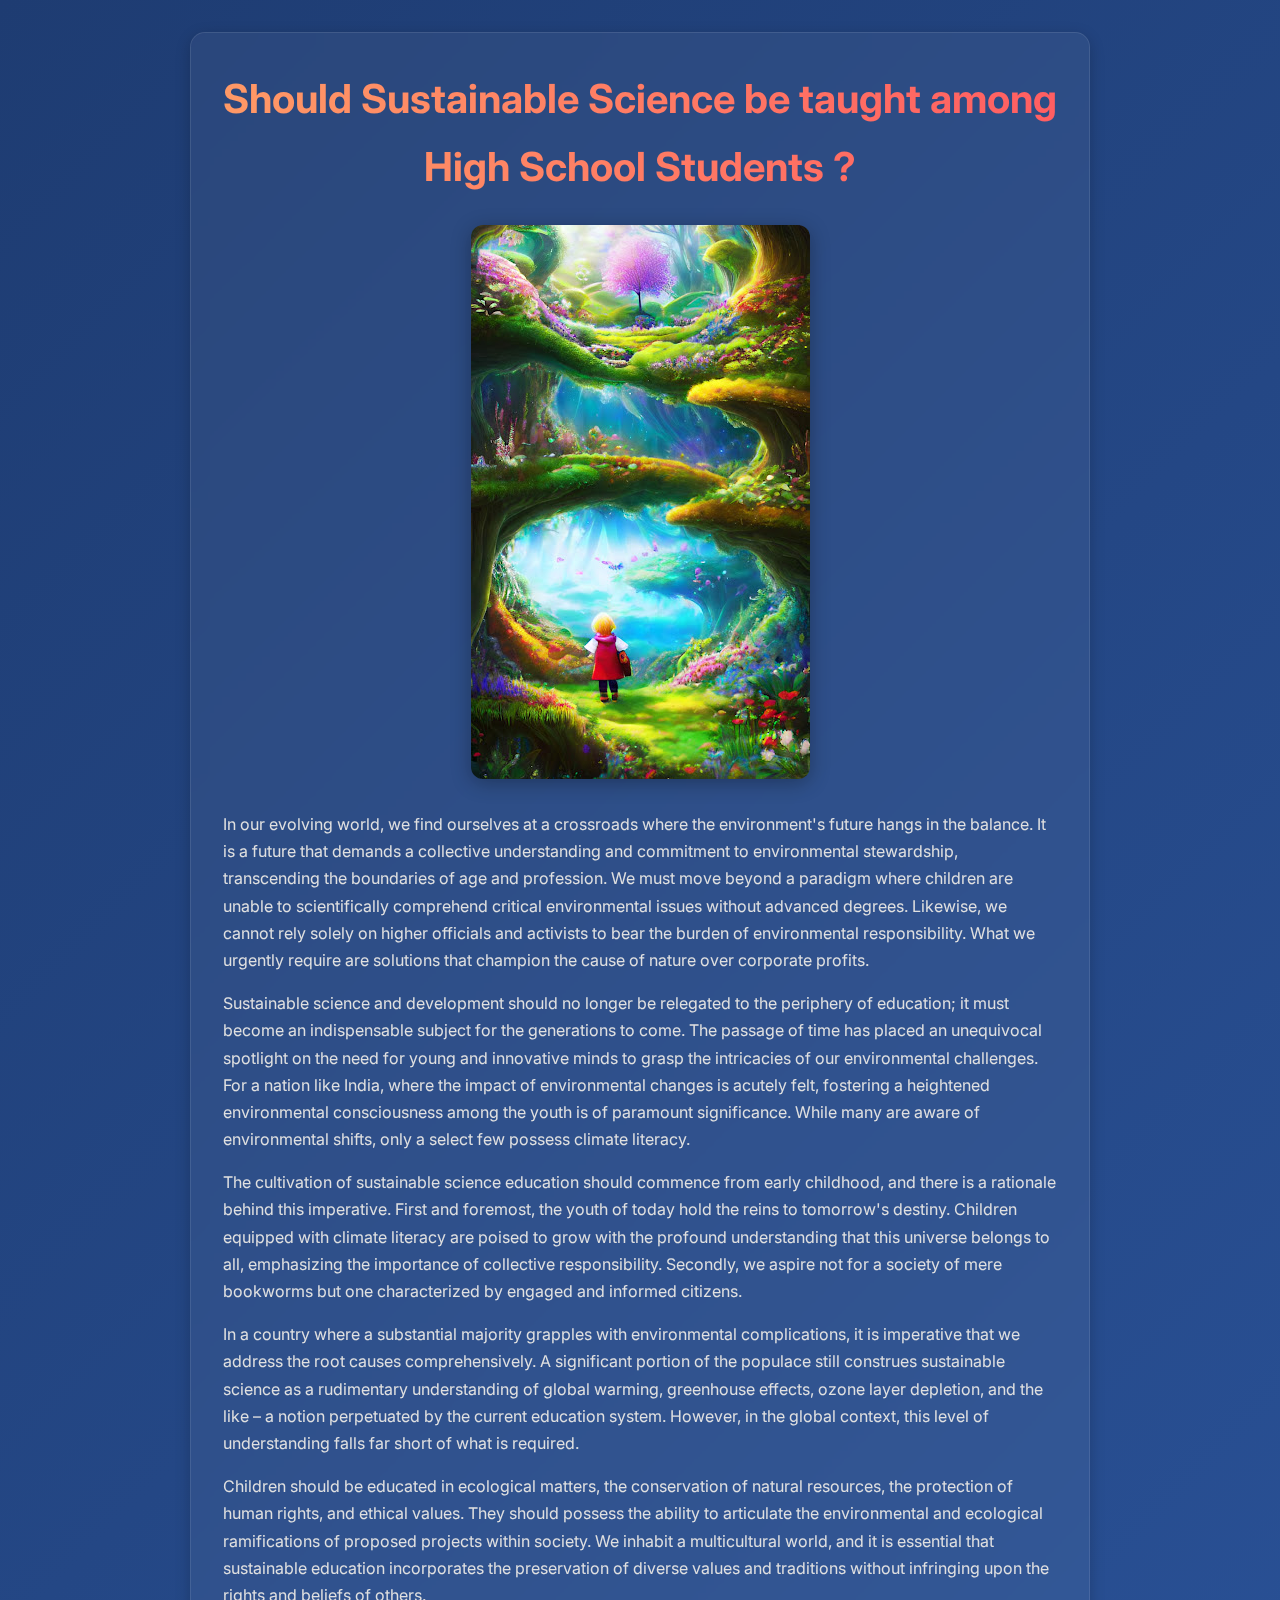
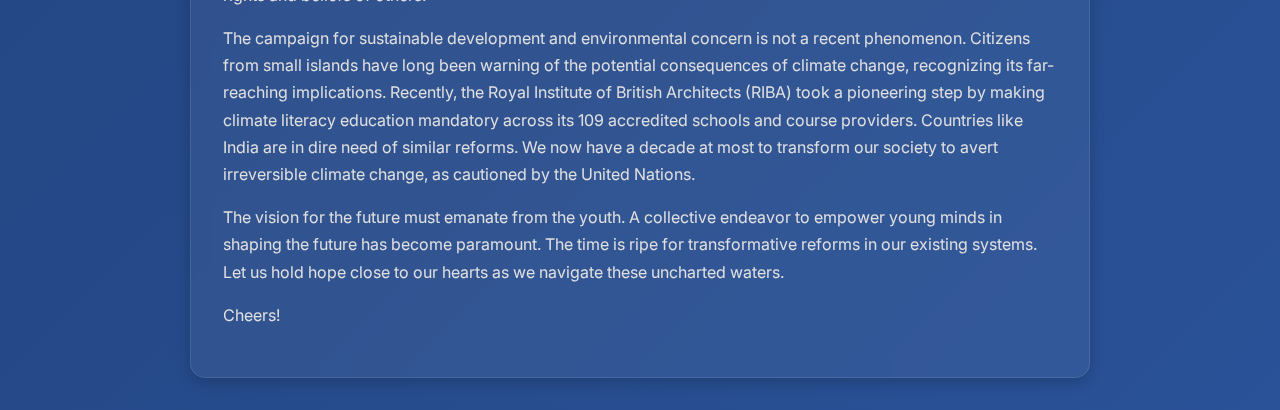
<file: scientific-articles/sustainable-science.html>
<!DOCTYPE html>
<html lang="en">
<head>
  <meta charset="UTF-8" />
  <meta name="viewport" content="width=device-width, initial-scale=1.0"/>
  <title>Nostalgic Blunder - Awadhesh Kiran</title>
  <link href="https://fonts.googleapis.com/css2?family=Inter:wght@400;600;700&display=swap" rel="stylesheet">
  <style>
    * {
      box-sizing: border-box;
      margin: 0;
      padding: 0;
    }
    body {
      font-family: 'Inter', sans-serif;
      background: linear-gradient(135deg, #1e3c72, #2a5298);
      color: #f0f0f0;
      padding: 2rem 1rem;
      line-height: 1.7;
    }
    .container {
      max-width: 900px;
      margin: auto;
      background: rgba(255, 255, 255, 0.05);
      padding: 2rem;
      border-radius: 15px;
      backdrop-filter: blur(8px);
      border: 1px solid rgba(255, 255, 255, 0.1);
      box-shadow: 0 4px 15px rgba(0, 0, 0, 0.2);
    }
    h1 {
      font-size: 2.5rem;
      margin-bottom: 1.5rem;
      background: linear-gradient(90deg, #ff9966, #ff5e62);
      -webkit-background-clip: text;
      -webkit-text-fill-color: transparent;
      text-align: center;
    }
    h2 {
      margin-top: 2rem;
      font-size: 1.5rem;
      color: #ffcc70;
    }
    p {
      margin: 1rem 0;
      color: #e0e0e0;
    }
    ul {
      padding-left: 1.5rem;
      margin: 1rem 0;
    }
    ul li {
      margin-bottom: 0.8rem;
      color: #d3d3d3;
    }
    img {
      max-width: 100%;
      height: auto;
      display: block;
      border-radius: 12px;
      margin: 1.5rem auto 2rem auto;
      box-shadow: 0 4px 20px rgba(0,0,0,0.3);
    }
    @media (max-width: 600px) {
      h1 {
        font-size: 2rem;
      }
      h2 {
        font-size: 1.3rem;
      }
      .container {
        padding: 1.2rem;
      }
    }
  </style>
</head>
<body>
  <div class="container">
    <h1>Should Sustainable Science be taught among High School Students ?</h1>
    <img src="sustainable-science.jpg" alt="Sustainable Science Illustration" />

<p>In our evolving world, we find ourselves at a crossroads where the environment's future hangs in the balance. It is a future that demands a collective understanding and commitment to environmental stewardship, transcending the boundaries of age and profession. We must move beyond a paradigm where children are unable to scientifically comprehend critical environmental issues without advanced degrees. Likewise, we cannot rely solely on higher officials and activists to bear the burden of environmental responsibility. What we urgently require are solutions that champion the cause of nature over corporate profits.</p>

<p>Sustainable science and development should no longer be relegated to the periphery of education; it must become an indispensable subject for the generations to come. The passage of time has placed an unequivocal spotlight on the need for young and innovative minds to grasp the intricacies of our environmental challenges. For a nation like India, where the impact of environmental changes is acutely felt, fostering a heightened environmental consciousness among the youth is of paramount significance. While many are aware of environmental shifts, only a select few possess climate literacy.</p>


<p>The cultivation of sustainable science education should commence from early childhood, and there is a rationale behind this imperative. First and foremost, the youth of today hold the reins to tomorrow's destiny. Children equipped with climate literacy are poised to grow with the profound understanding that this universe belongs to all, emphasizing the importance of collective responsibility. Secondly, we aspire not for a society of mere bookworms but one characterized by engaged and informed citizens.</p>
    
<p>In a country where a substantial majority grapples with environmental complications, it is imperative that we address the root causes comprehensively. A significant portion of the populace still construes sustainable science as a rudimentary understanding of global warming, greenhouse effects, ozone layer depletion, and the like – a notion perpetuated by the current education system. However, in the global context, this level of understanding falls far short of what is required.</p>

<p>Children should be educated in ecological matters, the conservation of natural resources, the protection of human rights, and ethical values. They should possess the ability to articulate the environmental and ecological ramifications of proposed projects within society. We inhabit a multicultural world, and it is essential that sustainable education incorporates the preservation of diverse values and traditions without infringing upon the rights and beliefs of others.</p>
    
<p>The campaign for sustainable development and environmental concern is not a recent phenomenon. Citizens from small islands have long been warning of the potential consequences of climate change, recognizing its far-reaching implications. Recently, the Royal Institute of British Architects (RIBA) took a pioneering step by making climate literacy education mandatory across its 109 accredited schools and course providers. Countries like India are in dire need of similar reforms. We now have a decade at most to transform our society to avert irreversible climate change, as cautioned by the United Nations. </p>

<p>The vision for the future must emanate from the youth. A collective endeavor to empower young minds in shaping the future has become paramount. The time is ripe for transformative reforms in our existing systems. Let us hold hope close to our hearts as we navigate these uncharted waters.</p>


<p>Cheers!</p>
</div>
</body>
</html>
</file>
<file: scientific-articles/style.css>
* { margin: 0;
padding: 0;
}

.wrapper { margin: 0 auto
width: 1000px;
}
</file>
